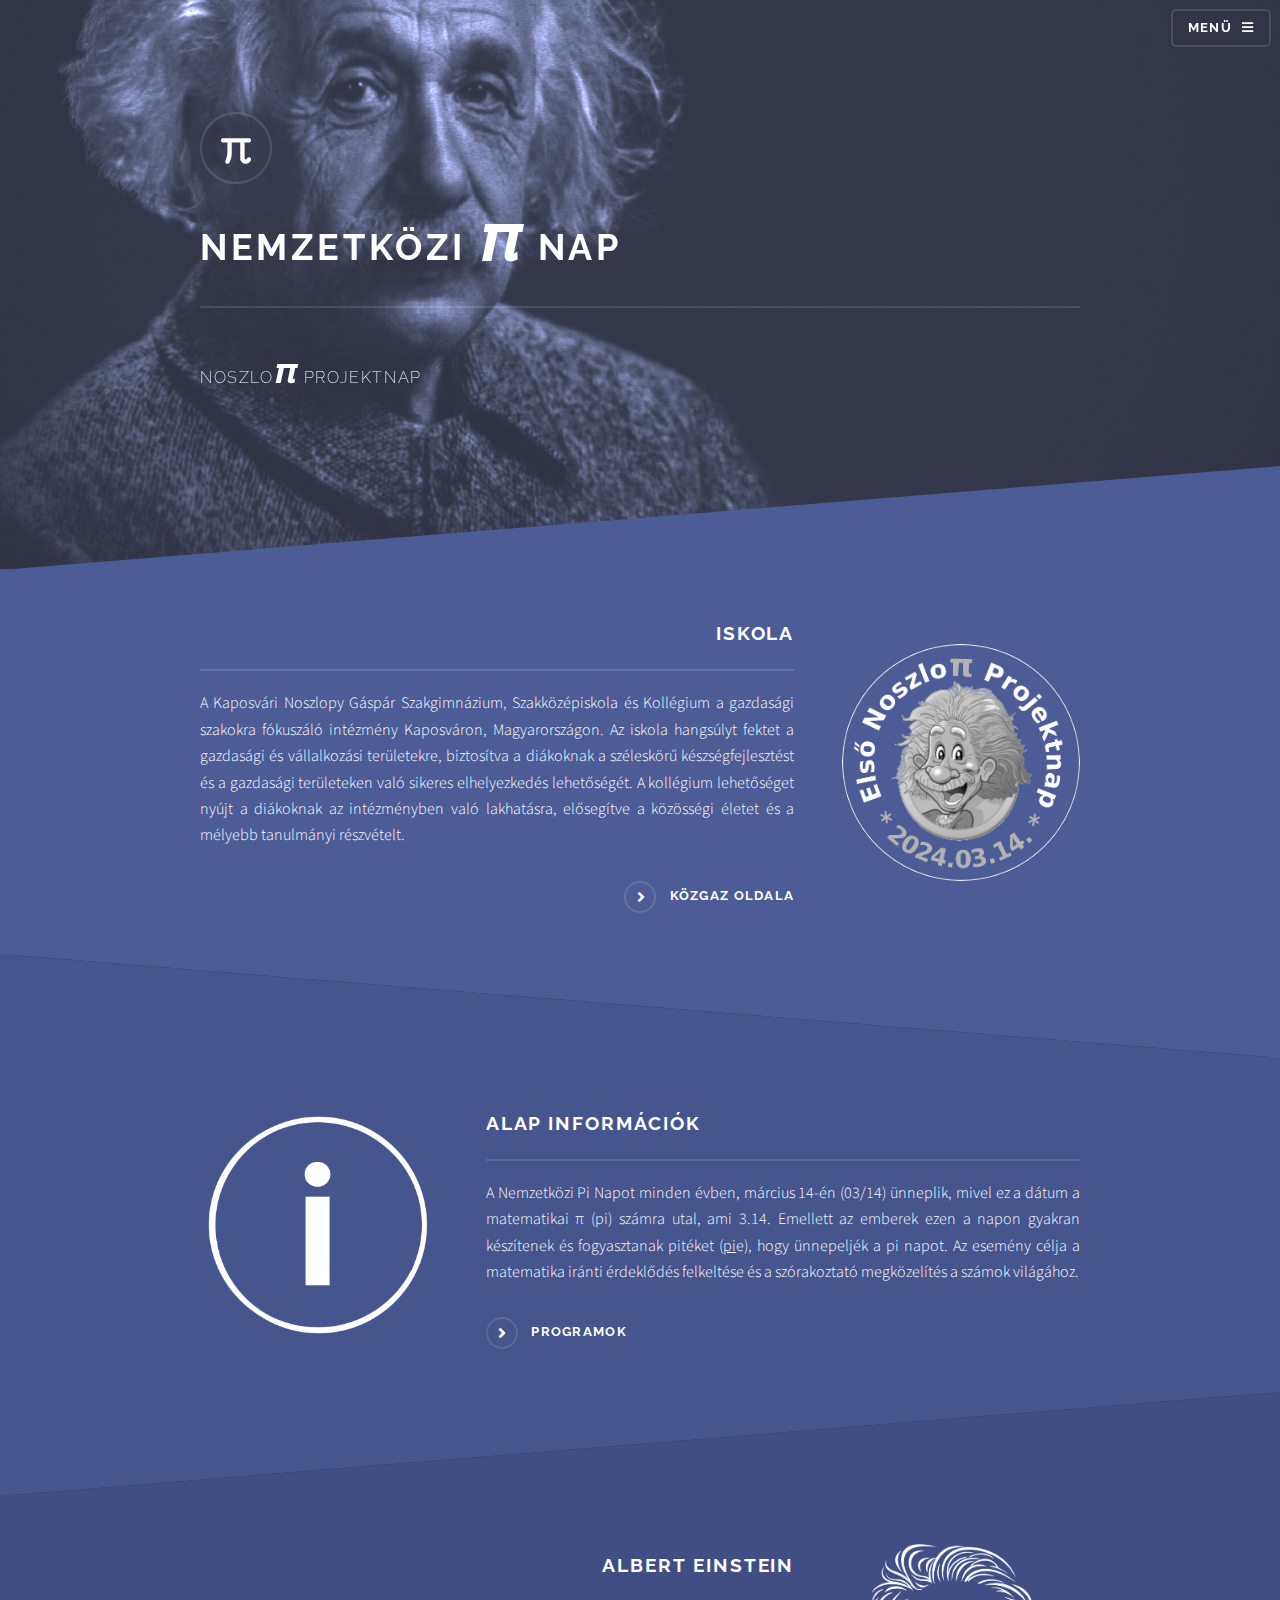
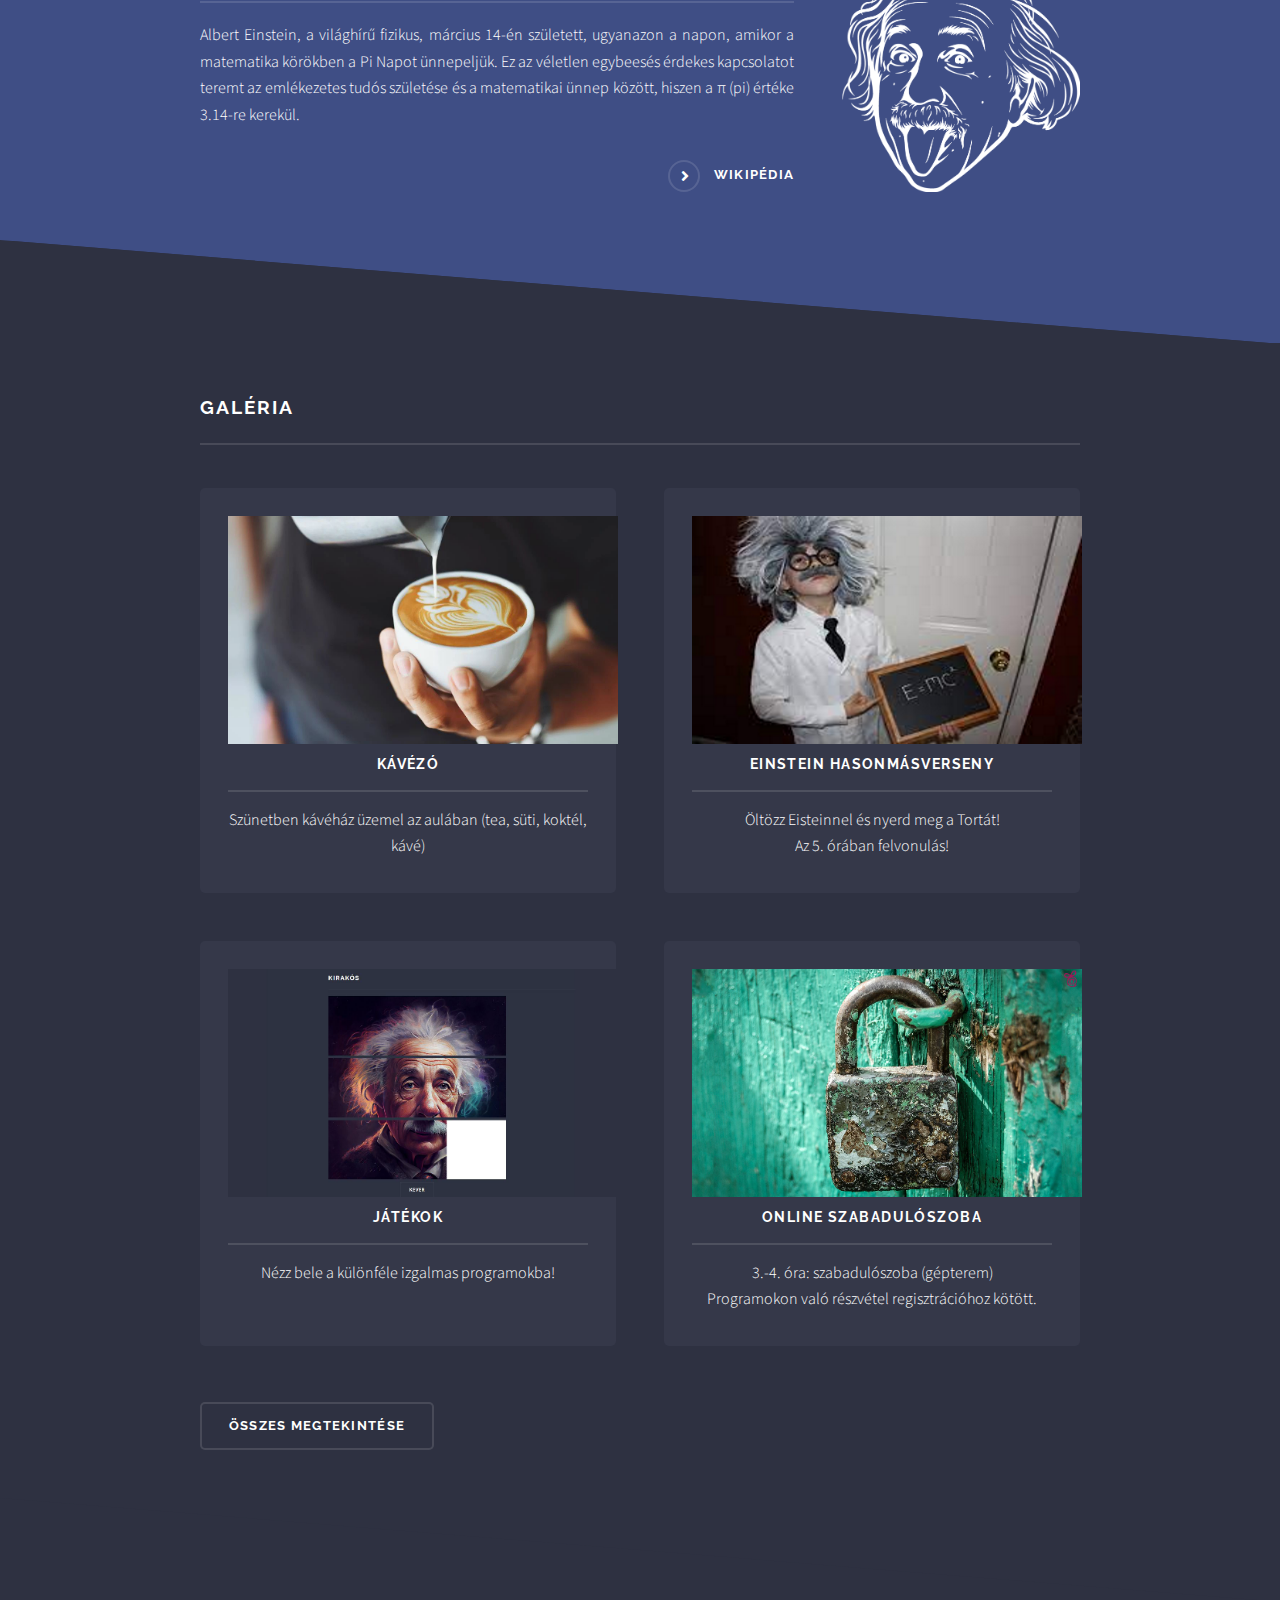
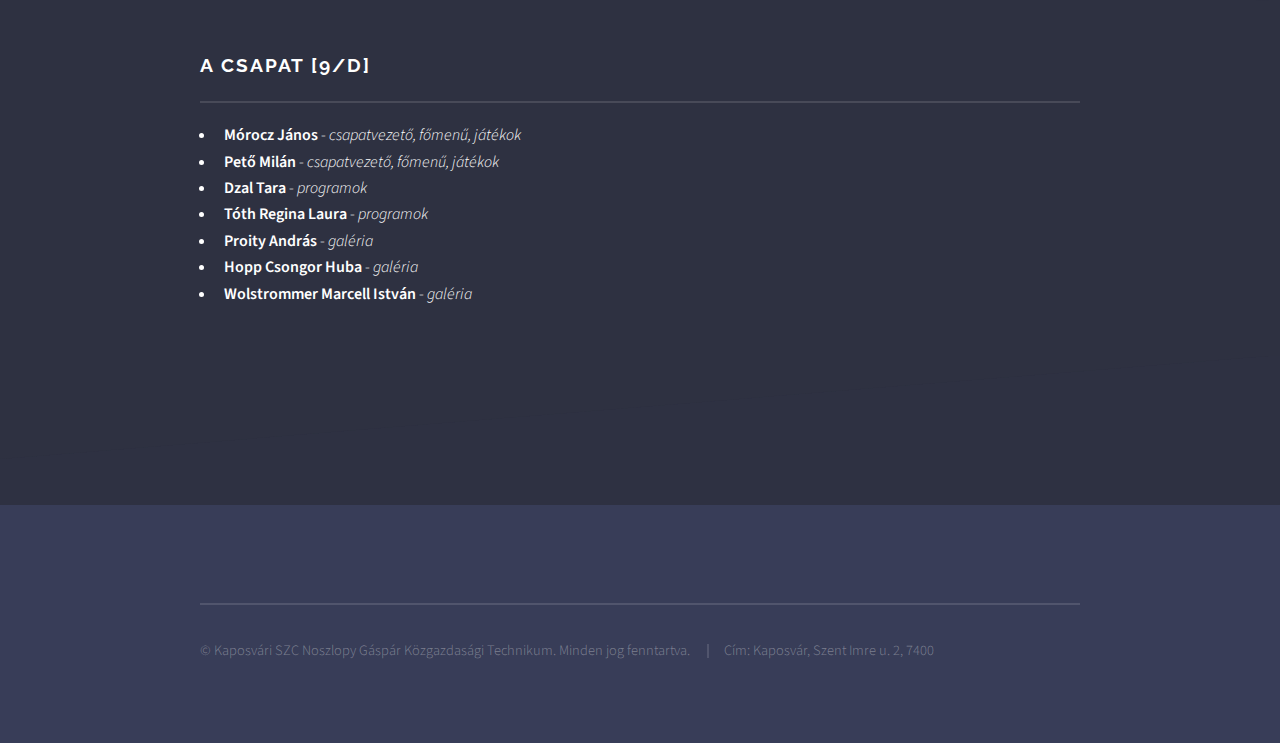
<file: index.html>
<!DOCTYPE html>
<!--
	Solid State by HTML5 UP
	html5up.net | @ajlkn
	Free for personal and commercial use under the CCA 3.0 license (html5up.net/license)
-->
<html>
  <head>
    <title>Noszlo𝝅 </title>
    <meta charset="utf-8" />
    <meta
      name="viewport"
      content="width=device-width, initial-scale=1, user-scalable=no"
    />
    <link rel="stylesheet" href="assets/css/bootstrap.css" />
    <link rel="stylesheet" href="assets/css/main.css" />
    <noscript
      ><link rel="stylesheet" href="assets/css/noscript.css"
    /></noscript>
  </head>
  <body class="is-preload">
    <!-- Page Wrapper -->
    <div id="page-wrapper">
      <!-- Header -->
      <header id="header" class="alt">
        <h1><a href="index.html"><span style="font-size: 35px;">𝝅</span> Projektnap</a></h1>
        <nav>
          <a href="#menu">Menü</a>
        </nav>
      </header>

      <!-- Menu -->
      <nav id="menu">
        <div class="inner">
          <h2>Menü</h2>
          <ul class="links">
            <li><a href="index.html">Főoldal</a></li>
            <li><a href="programok.html">Programok</a></li>
            <li><a href="galeria.html">Galéria</a></li>
            <li><a href="jatekok.html">Játékok</a></li>
          </ul>
          <a href="#" class="close">Close</a>
        </div>
      </nav>

      <!-- Banner -->
      <section id="banner">
        <div class="inner">
          <div class="logo d-md-inline d-none">
            <span class="icon">
              <img
                src="assets/svgs/solid/pi.svg"
                alt=""
                style="width: 30px; margin-top: 20px; height: auto"
              />
            </span>
          </div>
          <div class="logo d-md-none d-inline">
            <span class="icon">
              <img
                src="assets/svgs/solid/pi.svg"
                alt=""
                style="width: 20px; margin-top: 14px; height: auto"
              />
            </span>
          </div>
          <h2>NEMZETKÖZI <span style="font-size: 65px;">𝝅</span> NAP</h2>
          <p>Noszlo<span style="font-size: 35px;">𝝅</span> Projektnap</p>
        </div>
      </section>

      <!-- Wrapper -->
      <section id="wrapper">
        <!-- One -->
        <section id="one" class="wrapper spotlight style1">
          <div class="inner">
            <a href="#" class="image"
              ><img src="logos/albertwhitetint.png" alt="Noszlopy Logo" style="border-radius: 0;"
            /></a>
            <div class="content">
              <h2 class="major">ISKOLA</h2>
              <p style="text-align: justify;">
                A Kaposvári Noszlopy Gáspár Szakgimnázium, Szakközépiskola és
                Kollégium a gazdasági szakokra fókuszáló intézmény Kaposváron,
                Magyarországon. Az iskola hangsúlyt fektet a gazdasági és
                vállalkozási területekre, biztosítva a diákoknak a széleskörű
                készségfejlesztést és a gazdasági területeken való sikeres
                elhelyezkedés lehetőségét. A kollégium lehetőséget nyújt a
                diákoknak az intézményben való lakhatásra, elősegítve a
                közösségi életet és a mélyebb tanulmányi részvételt.
              </p>
              <a href="http://www.ngkszki.hu" class="special" target="_blank">KÖZGAZ OLDALA</a>
            </div>
          </div>
        </section>

        <!-- Two -->
        <section id="two" class="wrapper alt spotlight style2">
          <div class="inner">
            <a href="#" class="image"><img src="logos/infowhite.png" alt="" /></a>
            <div class="content">
              <h2 class="major">Alap Információk</h2>
              <p style="text-align: justify;">
                A Nemzetközi Pi Napot minden évben, március 14-én (03/14)
                ünneplik, mivel ez a dátum a matematikai π (pi) számra utal, ami
                3.14. Emellett az emberek ezen a napon gyakran készítenek és
                fogyasztanak pitéket (<u>pi</u>e), hogy ünnepeljék a pi napot.
                Az esemény célja a matematika iránti érdeklődés felkeltése és a
                szórakoztató megközelítés a számok világához.
              </p>
              <a href="programok.html" class="special">PROGRAMOK</a>
            </div>
          </div>
        </section>

        <!-- Three -->
        <section id="three" class="wrapper spotlight style3">
          <div class="inner">
          <img src="logos/albertwhiteversion2.png" alt="" style="border-radius: 0px;" class="image"/>
            <div class="content">
              <h2 class="major">Albert Einstein</h2>
              <p style="text-align: justify;">
                Albert Einstein, a világhírű fizikus, március 14-én született,
                ugyanazon a napon, amikor a matematika körökben a Pi Napot
                ünnepeljük. Ez az véletlen egybeesés érdekes kapcsolatot teremt
                az emlékezetes tudós születése és a matematikai ünnep között,
                hiszen a π (pi) értéke 3.14-re kerekül.
              </p>
              <a
                href="https://hu.wikipedia.org/wiki/Albert_Einstein"
                class="special"
                target="_blank"
                >WIKIPÉDIA</a>
            </div>
          </div>
        </section>
        <!-- MILÁN RÉSZE ˇˇˇˇ -->
        <!-- Four -->
        <section id="four" class="wrapper alt style1">
          <div class="inner">
            <h2 class="major">Galéria</h2>
            <section class="features">
              <article style="text-align: center;">
               <img src="images/coffee.png" alt="" class="d-none d-xl-inline" style="width: 390px;"
                />
                <img src="images/coffee.png" alt="" class="d-xl-none d-lg-inline d-none" style="width: 350px;"
                />
                <img src="images/coffee.png" alt="" class="d-lg-none d-inline" style="width: 200px;"
                />
              </a>
                <h3 class="major">Kávézó</h3>
                <p>
                  Szünetben kávéház üzemel az aulában (tea, süti, koktél, kávé)
                </p>
              </article>
              <article style="text-align: center;">
                <img src="einsteinh.png" alt="" class="d-none d-xl-inline" style="width: 390px;"
                />
                <img src="einsteinh.png" alt="" class="d-xl-none d-lg-inline d-none" style="width: 350px;"
                />
                <img src="einsteinh.png" alt="" class="d-lg-none d-inline" style="width: 200px;"
                /></a>
                <h3 class="major">Einstein hasonmásverseny</h3>
                <p>
                  Öltözz Eisteinnel és nyerd meg a Tortát!<br>
                  Az 5. órában felvonulás!
                </p>
              </article>
              <article style="text-align: center;">
               <img src="images/jatek.png" alt="" class="d-none d-xl-inline" style="width: 390px;"
                />
                <img src="images/jatek.png" alt="" class="d-xl-none d-lg-inline d-none" style="width: 350px;"
                />
                <img src="images/jatek.png" alt="" class="d-lg-none d-inline" style="width: 200px;"
                /></a>
                <h3 class="major">Játékok</h3>
                <p>
                  Nézz bele a különféle izgalmas programokba! 
                </p>
              </article>
              <article style="text-align: center;">
                <img src="images/szabaduloszoba.png" alt="" class="d-none d-xl-inline" style="width: 390px;"
                />
                <img src="images/szabaduloszoba.png" alt="" class="d-xl-none d-lg-inline d-none" style="width: 350px;"
                />
                <img src="images/szabaduloszoba.png" alt="" class="d-lg-none d-inline" style="width: 200px;"
                /></a>
                <h3 class="major">Online Szabadulószoba</h3>
                <p>
                  3.-4. óra: szabadulószoba (gépterem)<br>
                  Programokon való részvétel regisztrációhoz kötött.
                </p>
              </article>
            </section>
            <ul class="actions">
              <li><a href="galeria.html" class="button">Összes Megtekintése</a></li>
            </ul>
          </div>
          <section id="four" class="wrapper alt style1">
            <div class="inner">
              <h2 class="major">A Csapat [9/D]</h2>
              <ul>
                <li><b>Mórocz János</b> - <i>csapatvezető, főmenű, játékok</i></li>
                <li><b>Pető Milán</b> - <i>csapatvezető, főmenű, játékok</i></li>
                <li><b>Dzal Tara</b> - <i>programok</i></li>
                <li><b>Tóth Regina Laura</b> - <i>programok</i></li>
                <li><b>Proity András</b> - <i>galéria</i></li>
                <li><b>Hopp Csongor Huba</b> - <i>galéria</i></li>
                <li><b>Wolstrommer Marcell István</b> - <i>galéria</i></li>
              </ul>
            </div>


          <img
            src="images/fomenu/footerbg.jpg"
            alt=""
            style="position: absolute; width: 100%"
            height="150px"
          />
        </section>
      </section>
      <section id="footer">
      <!-- Footer -->
      <section
        id="footer"
        style="
          background-image: url(images/fomenu/footerbg.jpg);
          background-position: center;
          background-size: contain;
        "
      >
        <div class="inner">
          <ul class="copyright">
            <li>&copy; Kaposvári SZC Noszlopy Gáspár Közgazdasági Technikum. Minden jog fenntartva.</li>
            <li>Cím: Kaposvár, Szent Imre u.  2, 7400</li>
          </ul>
        </div>
      </section>
    </div>
    <!-- Footer -->

    <!-- Scripts -->
    <script src="assets/js/jquery.min.js"></script>
    <script src="assets/js/jquery.scrollex.min.js"></script>
    <script src="assets/js/browser.min.js"></script>
    <script src="assets/js/breakpoints.min.js"></script>
    <script src="assets/js/util.js"></script>
    <script src="assets/js/main.js"></script>
  </body>
</html>
</file>
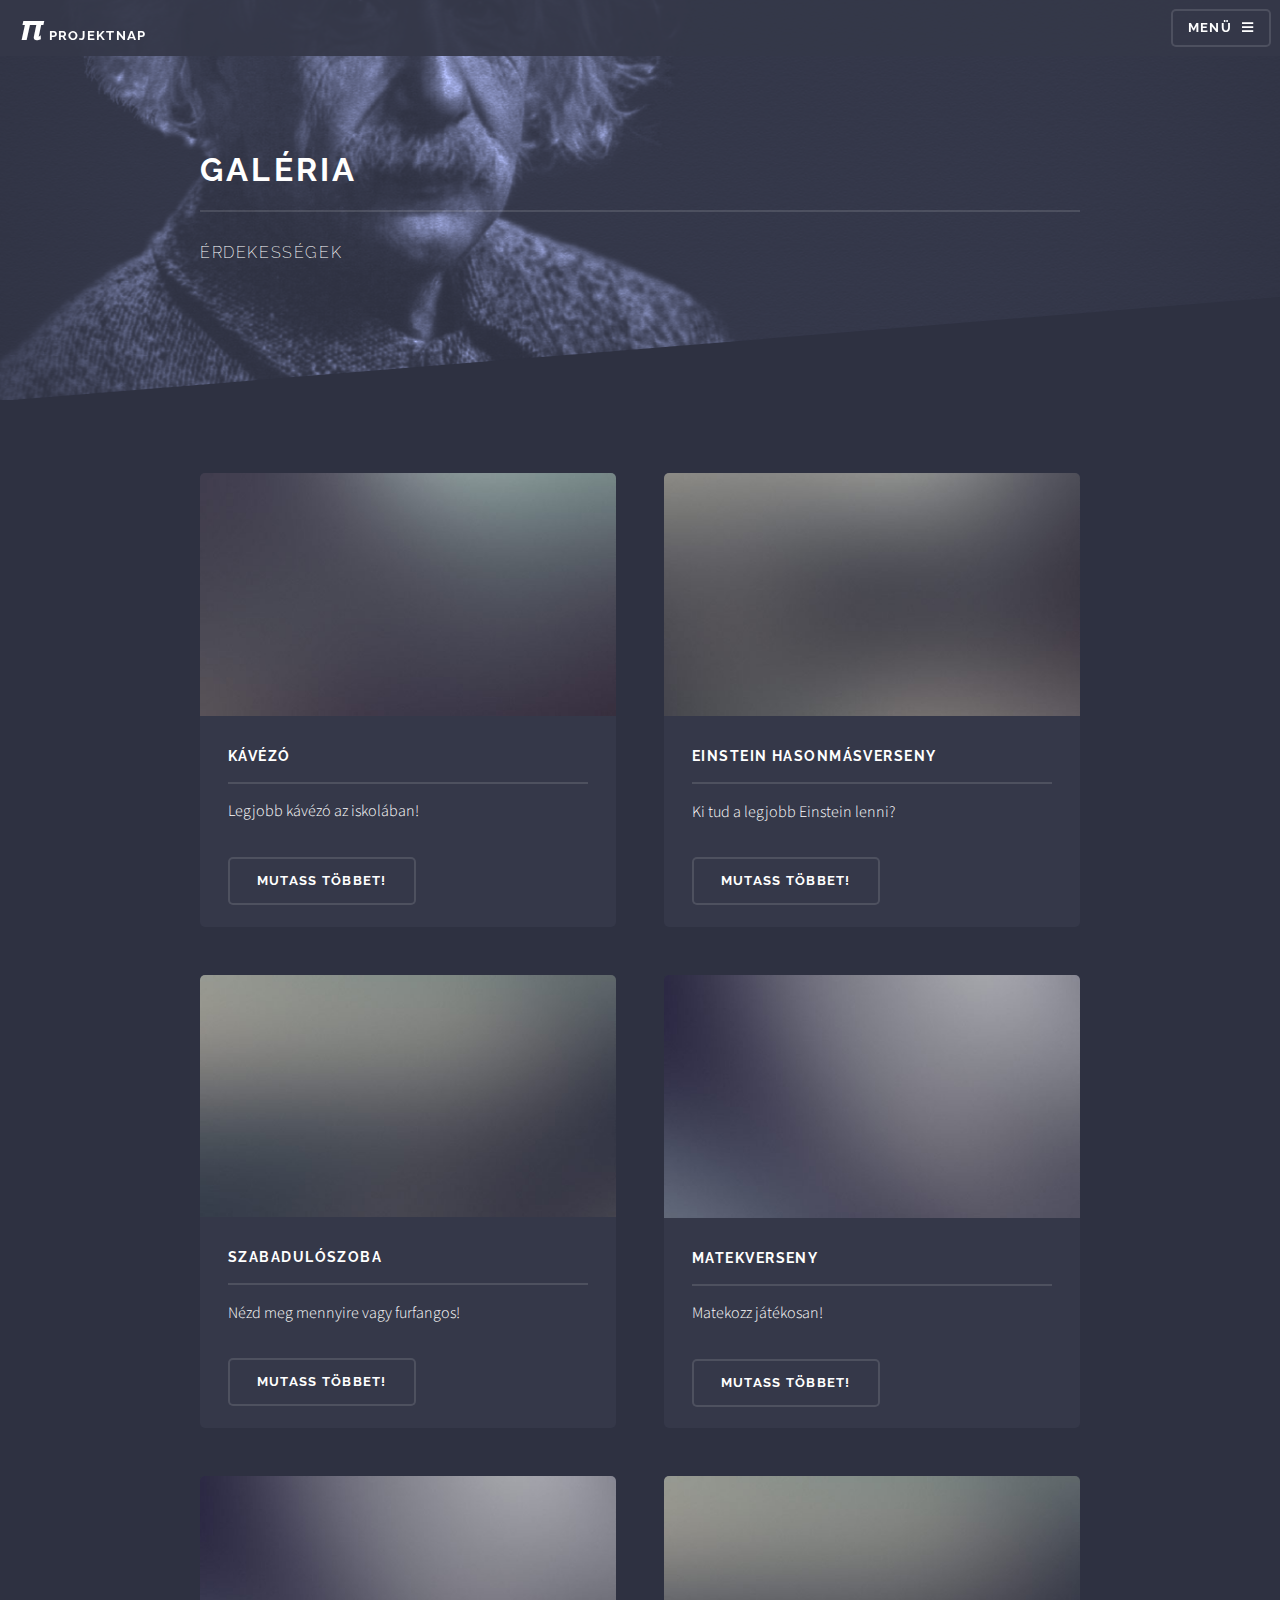
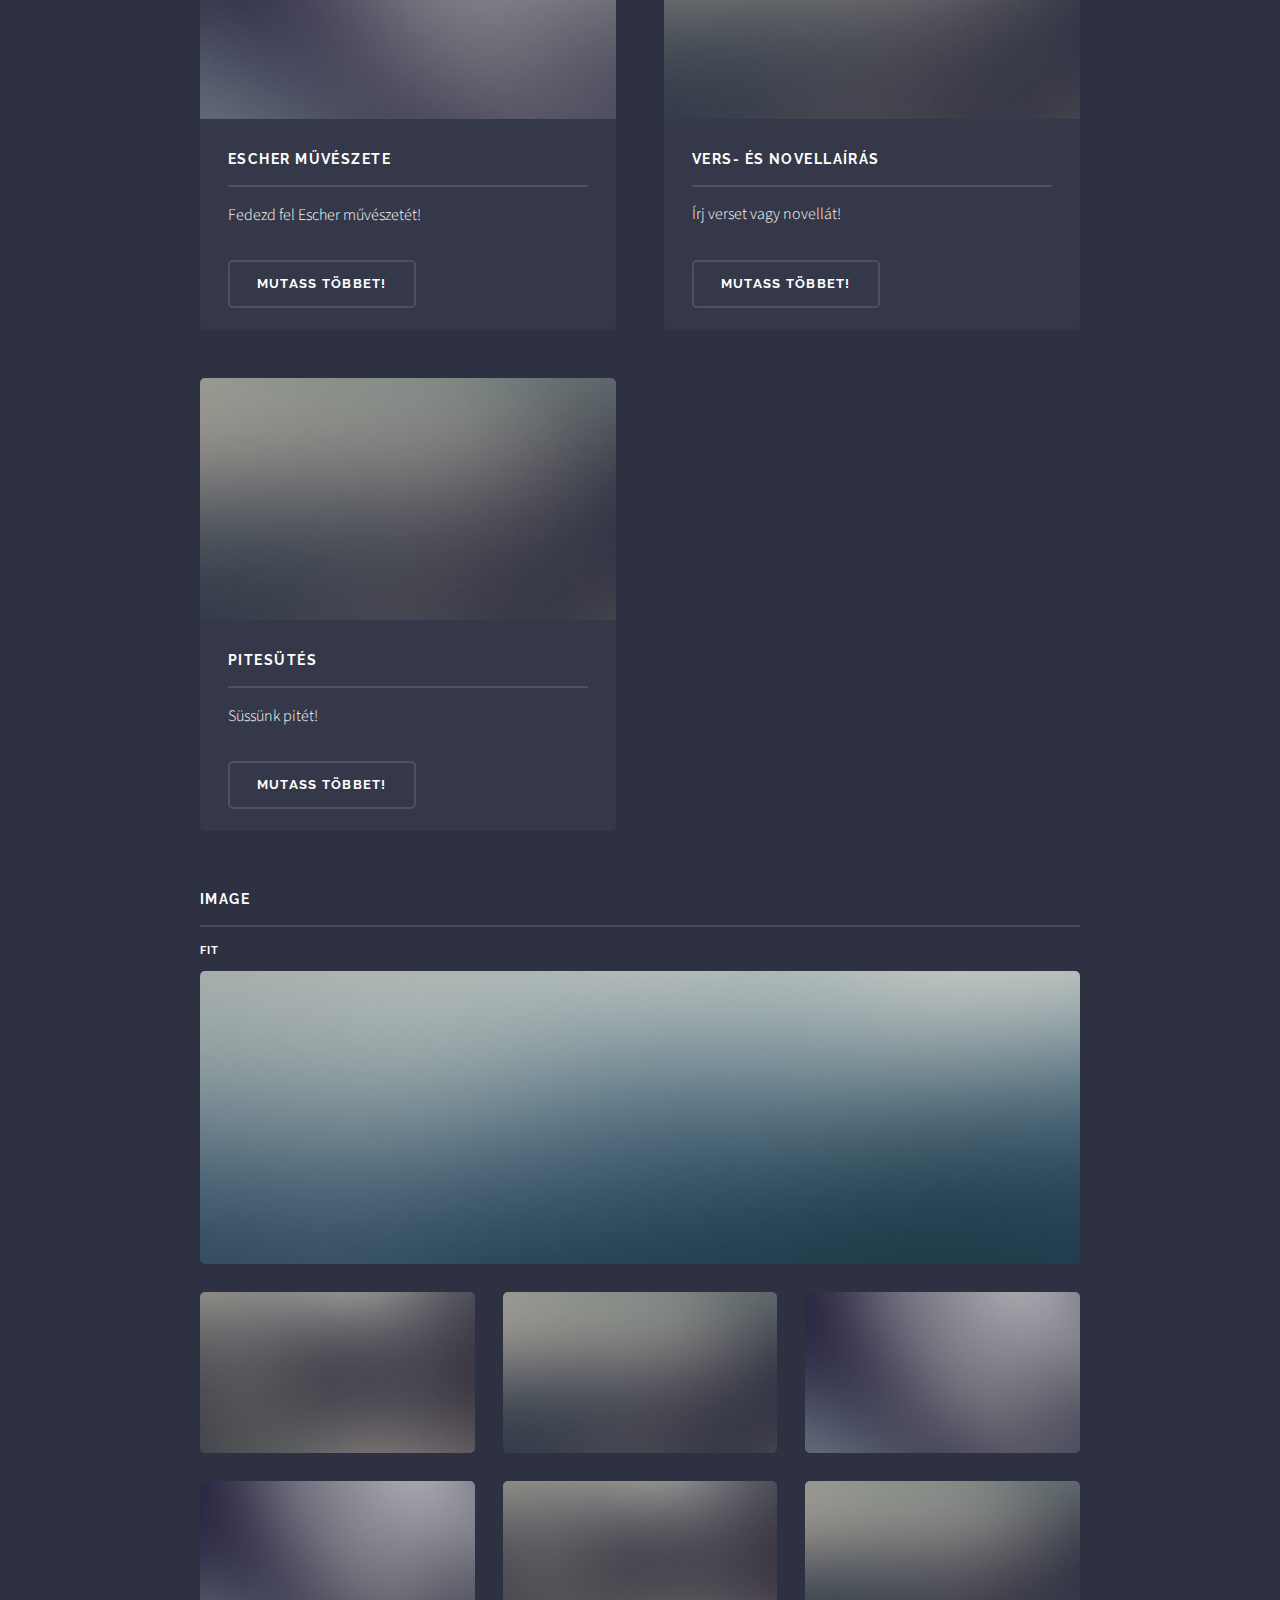
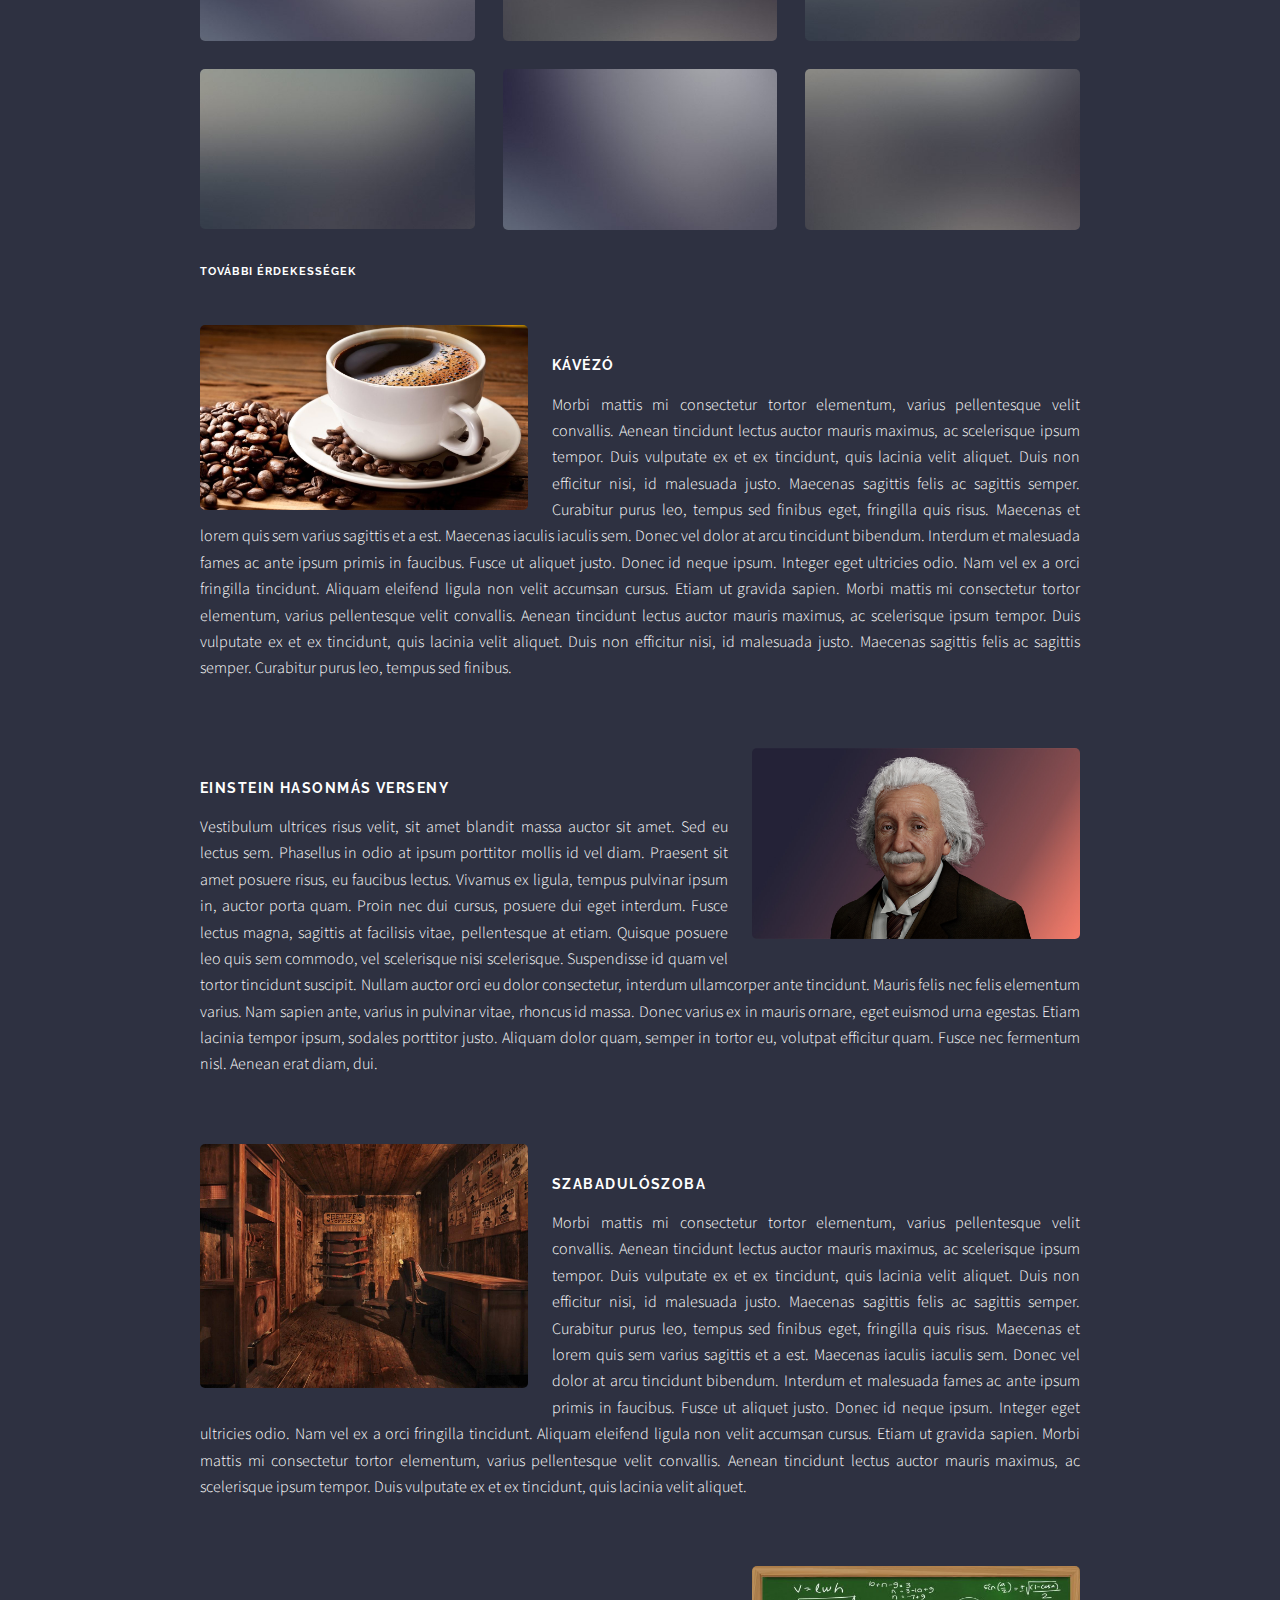
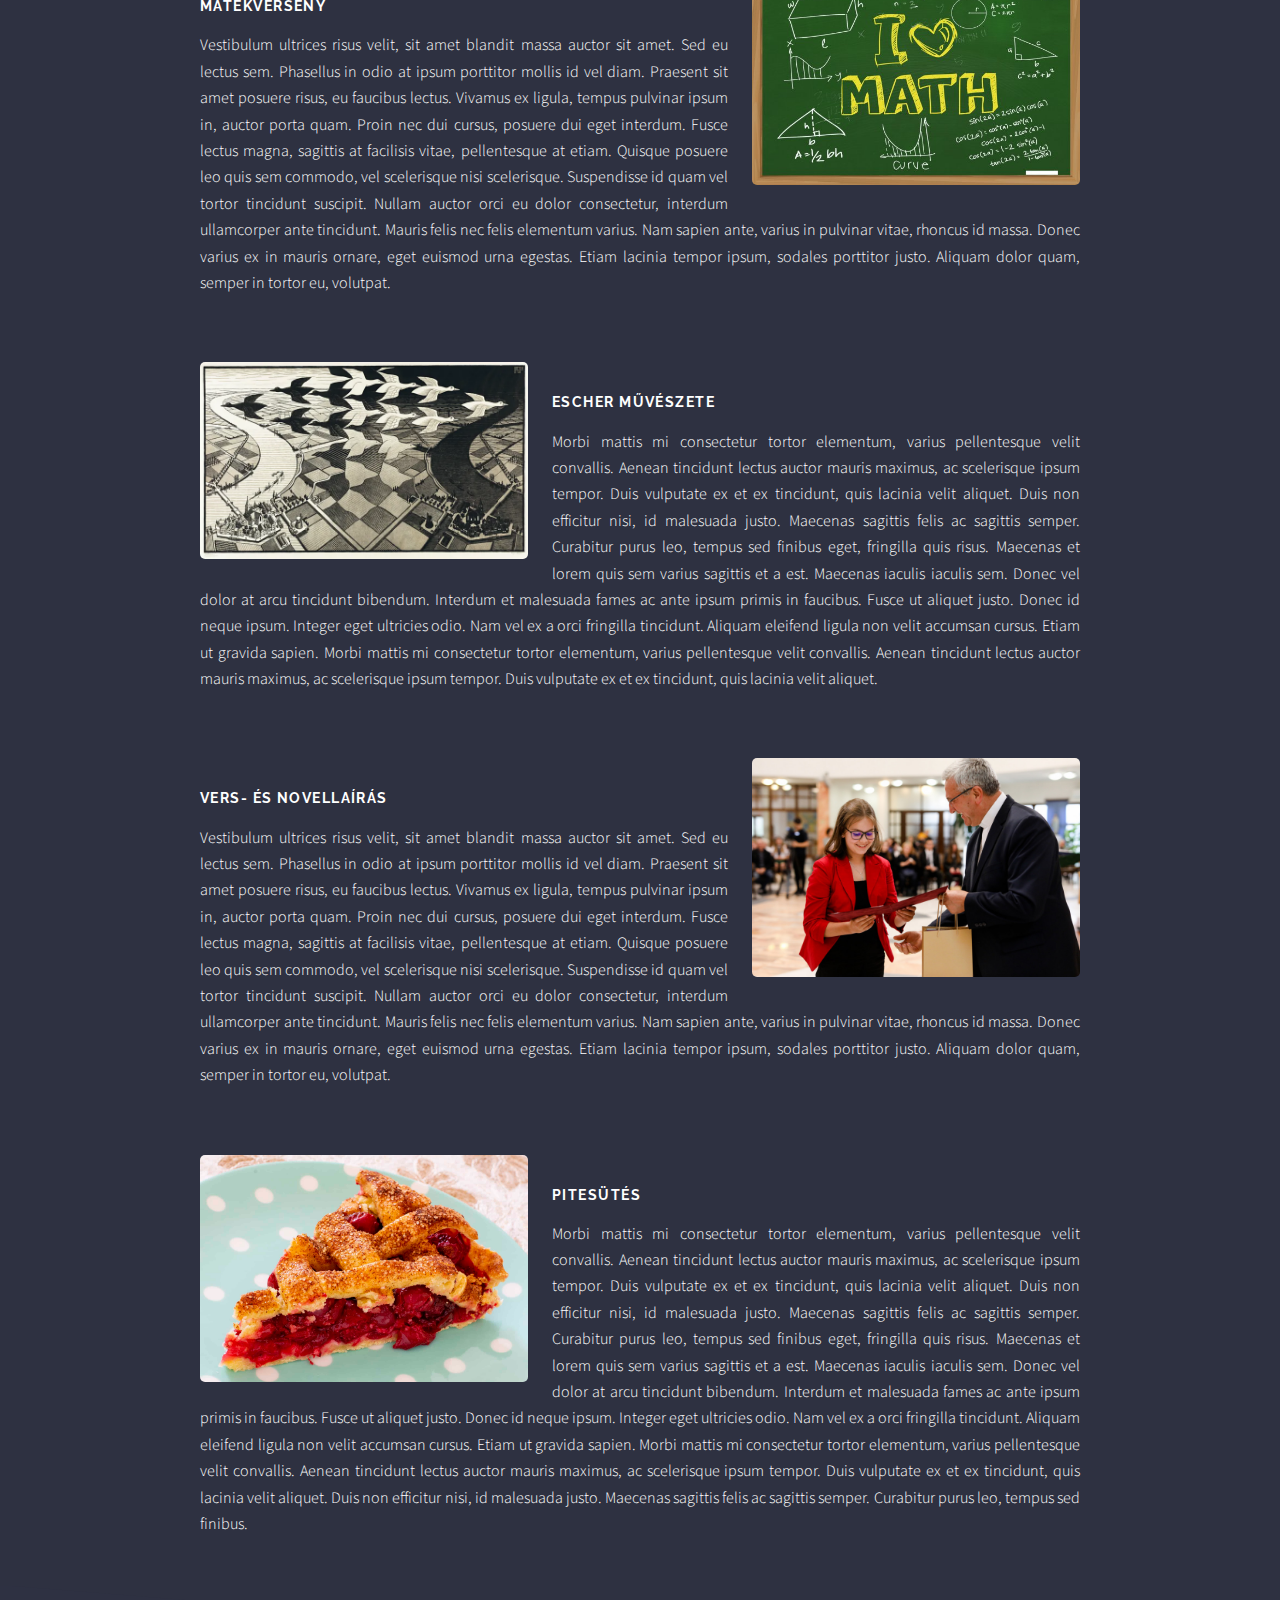
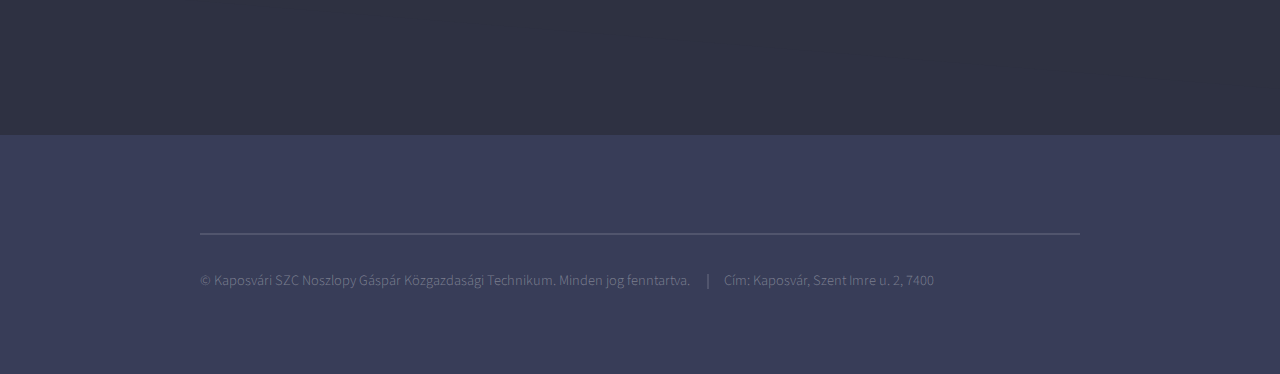
<file: galeria.html>
<!DOCTYPE html>
<!--
	Solid State by HTML5 UP
	html5up.net | @ajlkn
	Free for personal and commercial use under the CCA 3.0 license (html5up.net/license)
-->
<html style="scroll-behavior: smooth;">
  <head>
    <title>Noszlo𝝅 - Galéria</title>
    <meta charset="utf-8" />
    <meta
      name="viewport"
      content="width=device-width, initial-scale=1, user-scalable=no"
    />
    <link rel="stylesheet" href="assets/css/main.css" />
    <noscript
      ><link rel="stylesheet" href="assets/css/noscript.css"
    /></noscript>

  </head>
  <body class="is-preload">
    <!-- Page Wrapper -->
    <div id="page-wrapper">
      <!-- Header -->
      <header id="header">
        <h1><a href="index.html"><span style="font-size: 35px;">𝝅</span> Projektnap</a></h1>
        <nav>
          <a href="#menu">Menü</a>
        </nav>
      </header>

      <!-- Menu -->
      <nav id="menu">
        <div class="inner">
          <h2>Menü</h2>
          <ul class="links">
            <li><a href="index.html">Főoldal</a></li>
            <li><a href="programok.html">Programok</a></li>
            <li><a href="galeria.html">Galéria</a></li>
            <li><a href="jatekok.html">Játékok</a></li>
          </ul>
          <a href="#" class="close">Bezárás</a>
        </div>
      </nav>

      <!-- Learn More Menu -->
      <nav
        id="learn-menu"
        style="z-index: 100; position: fixed; visibility: hidden"
      >
        <div class="inner">
          <h2 id="learnmoretitle">Kávézó</h2>
          <ul>
            <li id="learnmoredescription">
              A kávézók jók, főleg a frei cafe. nyam nyam nyam
            </li>
          </ul>
          <button
            id="closelearnmenubtn"
            class="btn"
            onclick="closelearnmenu()"
            ;
          >
            Vissza
          </button>
        </div>
      </nav>

      <!-- Wrapper -->
      <section id="wrapper">
        <header>
          <div class="inner">
            <h2>galéria</h2>
            <!--Oldal cím ide ANDRÁS-->
            <p>Érdekességek</p>
            <!--Oldal alcím ide ANDRÁS-->
          </div>
        </header>

        <!-- Content -->
        <div class="wrapper">
          <div class="inner">
            <section class="features">
              <article>
                <a href="#" class="image"
                  ><img src="images/pic04.jpg" alt=""
                /></a>
                <h3 class="major">Kávézó</h3>
                <p>Legjobb kávézó az iskolában!</p>
                <nav>
                  
                  <a href="#kavezo" style="border-bottom: none">
                    <button
                        class="btn" style="margin-bottom: 20px;" 
                      >
                    Mutass többet!
                      </button>
                    </a> 
                </nav>
              </article>
              <article>
                <a href="#" class="image"
                  ><img src="images/pic05.jpg" alt=""
                /></a>
                <h3 class="major">Einstein hasonmásverseny</h3>
                <p>Ki tud a legjobb Einstein lenni?</p>
                <a href="#einsteinverseny" style="border-bottom: none">
                <button
                    class="btn" style="margin-bottom: 20px;" 
                  >
                Mutass többet!
                  </button>
                </a> 
              </article>
              <article>
                <a href="#" class="image"
                  ><img src="images/pic06.jpg" alt=""
                /></a>
                <h3 class="major">Szabadulószoba</h3>
                <p>
                  Nézd meg mennyire vagy furfangos!
                </p>

                <a href="#szabaduloszoba" style="border-bottom: none">
                  <button
                      class="btn" style="margin-bottom: 20px;" 
                    >
                  Mutass többet!
                    </button>
                  </a> 
              </article>
              <article>
                <a href="#" class="image"
                  ><img src="images/pic07.jpg" alt=""
                /></a>
                <h3 class="major">Matekverseny</h3>
                <p>
                  Matekozz játékosan!
                </p>

                <a href="#matekverseny" style="border-bottom: none">
                  <button
                      class="btn" style="margin-bottom: 20px;" 
                    >
                  Mutass többet!
                    </button>
                  </a> 
              </article>
              <article>
                <a href="#" class="image" 
                  ><img src="images/pic07.jpg" alt=""
                /></a>
                <h3 class="major">Escher művészete</h3>
                <p>
                  Fedezd fel Escher művészetét!
                </p>

                <a href="#eschermuveszete" style="border-bottom: none">
                  <button
                      class="btn" style="margin-bottom: 20px;" 
                    >
                  Mutass többet!
                    </button>
                  </a> 
              </article>
              <article>
                <a href="#" class="image"
                  ><img src="images/pic06.jpg" alt=""
                /></a>
                <h3 class="major">Vers- és novellaírás</h3>
                <p>
                  Írj verset vagy novellát!
                </p>

                <a href="#versesnovella" style="border-bottom: none">
                  <button
                      class="btn" style="margin-bottom: 20px;" 
                    >
                  Mutass többet!
                    </button>
                  </a> 
              </article>
              <article>
                <a href="#" class="image"
                  ><img src="images/pic06.jpg" alt=""
                /></a>
                <h3 class="major">Pitesütés</h3>
                <p>
                  Süssünk pitét!
                </p>

                <a href="#pitesutes" style="border-bottom: none">
                  <button
                      class="btn" style="margin-bottom: 20px;" 
                    >
                  Mutass többet!
                    </button>
                  </a> 
              </article>
            </section>

            <section>
              <h3 class="major">Image</h3>
              <h4>Fit</h4>
              <div class="box alt">
                <div class="row gtr-uniform">
                  <div class="col-12">
                    <span class="image fit"
                      ><img src="images/pic08.jpg" alt=""
                    /></span>
                  </div>
                  <div class="col-4">
                    <span class="image fit"
                      ><img src="images/pic05.jpg" alt=""
                    /></span>
                  </div>
                  <div class="col-4">
                    <span class="image fit"
                      ><img src="images/pic06.jpg" alt=""
                    /></span>
                  </div>
                  <div class="col-4">
                    <span class="image fit"
                      ><img src="images/pic07.jpg" alt=""
                    /></span>
                  </div>
                  <div class="col-4">
                    <span class="image fit"
                      ><img src="images/pic07.jpg" alt=""
                    /></span>
                  </div>
                  <div class="col-4">
                    <span class="image fit"
                      ><img src="images/pic05.jpg" alt=""
                    /></span>
                  </div>
                  <div class="col-4">
                    <span class="image fit"
                      ><img src="images/pic06.jpg" alt=""
                    /></span>
                  </div>
                  <div class="col-4">
                    <span class="image fit"
                      ><img src="images/pic06.jpg" alt=""
                    /></span>
                  </div>
                  <div class="col-4">
                    <span class="image fit"
                      ><img src="images/pic07.jpg" alt=""
                    /></span>
                  </div>
                  <div class="col-4">
                    <span class="image fit"
                      ><img src="images/pic05.jpg" alt=""
                    /></span>
                  </div>
                </div>
              </div>
              <h4 id="kavezo" >További Érdekességek</h4>
              <p style="padding-top: 30px;">
                <span class="image left"
                  ><img src="https___cdn.cnn.com_cnnnext_dam_assets_150929101049-black-coffee-stock.jpg" alt="" /></span
                ><h3>Kávézó</h3>
                <p style="text-align: justify;">  
                Morbi mattis mi consectetur tortor elementum, varius 
                pellentesque velit convallis. Aenean tincidunt lectus auctor
                mauris maximus, ac scelerisque ipsum tempor. Duis vulputate ex
                et ex tincidunt, quis lacinia velit aliquet. Duis non efficitur
                nisi, id malesuada justo. Maecenas sagittis felis ac sagittis
                semper. Curabitur purus leo, tempus sed finibus eget, fringilla
                quis risus. Maecenas et lorem quis sem varius sagittis et a est.
                Maecenas iaculis iaculis sem. Donec vel dolor at arcu tincidunt
                bibendum. Interdum et malesuada fames ac ante ipsum primis in
                faucibus. Fusce ut aliquet justo. Donec id neque ipsum. Integer
                eget ultricies odio. Nam vel ex a orci fringilla tincidunt.
                Aliquam eleifend ligula non velit accumsan cursus. Etiam ut
                gravida sapien. Morbi mattis mi consectetur tortor elementum,
                varius pellentesque velit convallis. Aenean tincidunt lectus
                auctor mauris maximus, ac scelerisque ipsum tempor. Duis
                vulputate ex et ex tincidunt, quis lacinia velit aliquet. Duis
                non efficitur nisi, id malesuada justo. Maecenas sagittis felis
                ac sagittis semper. Curabitur purus leo, tempus sed finibus.
              </p>
              </p>
              <p id="einsteinverseny" style="padding-top: 30px;">
                <span class="image right"
                  ><img src="einsti.jpg" alt="" /></span
                ><h3>Einstein hasonmás verseny</h3> 
                <p style="text-align: justify;">
                Vestibulum ultrices risus velit, sit amet blandit massa auctor
                sit amet. Sed eu lectus sem. Phasellus in odio at ipsum
                porttitor mollis id vel diam. Praesent sit amet posuere risus,
                eu faucibus lectus. Vivamus ex ligula, tempus pulvinar ipsum in,
                auctor porta quam. Proin nec dui cursus, posuere dui eget
                interdum. Fusce lectus magna, sagittis at facilisis vitae,
                pellentesque at etiam. Quisque posuere leo quis sem commodo, vel
                scelerisque nisi scelerisque. Suspendisse id quam vel tortor
                tincidunt suscipit. Nullam auctor orci eu dolor consectetur,
                interdum ullamcorper ante tincidunt. Mauris felis nec felis
                elementum varius. Nam sapien ante, varius in pulvinar vitae,
                rhoncus id massa. Donec varius ex in mauris ornare, eget euismod
                urna egestas. Etiam lacinia tempor ipsum, sodales porttitor
                justo. Aliquam dolor quam, semper in tortor eu, volutpat
                efficitur quam. Fusce nec fermentum nisl. Aenean erat diam,
               dui.
               </p>
              </p>
              <p id="szabaduloszoba" style="padding-top: 30px;">
                <span class="image left"
                  ><img src="neverland-escape-room-szabaduloszoba-budapest-western1.jpg" alt="" /></span
                ><h3>Szabadulószoba</h3>
                <p style="text-align: justify;">
                Morbi mattis mi consectetur tortor elementum, varius
                pellentesque velit convallis. Aenean tincidunt lectus auctor
                mauris maximus, ac scelerisque ipsum tempor. Duis vulputate ex
                et ex tincidunt, quis lacinia velit aliquet. Duis non efficitur
                nisi, id malesuada justo. Maecenas sagittis felis ac sagittis
                semper. Curabitur purus leo, tempus sed finibus eget, fringilla
                quis risus. Maecenas et lorem quis sem varius sagittis et a est.
                Maecenas iaculis iaculis sem. Donec vel dolor at arcu tincidunt
                bibendum. Interdum et malesuada fames ac ante ipsum primis in
                faucibus. Fusce ut aliquet justo. Donec id neque ipsum. Integer
                eget ultricies odio. Nam vel ex a orci fringilla tincidunt.
                Aliquam eleifend ligula non velit accumsan cursus. Etiam ut
                gravida sapien. Morbi mattis mi consectetur tortor elementum,
                varius pellentesque velit convallis. Aenean tincidunt lectus
                auctor mauris maximus, ac scelerisque ipsum tempor. Duis
                vulputate ex et ex tincidunt, quis lacinia velit aliquet.
              </p>
              </p>
              <p id="matekverseny" style="padding-top: 30px;">
                <span class="image right"
                  ><img src="matekverseny.jpg" alt="" /></span
                ><h3>Matekverseny</h3>
                <p style="text-align: justify;">
                Vestibulum ultrices risus velit, sit amet blandit massa auctor
                sit amet. Sed eu lectus sem. Phasellus in odio at ipsum
                porttitor mollis id vel diam. Praesent sit amet posuere risus,
                eu faucibus lectus. Vivamus ex ligula, tempus pulvinar ipsum in,
                auctor porta quam. Proin nec dui cursus, posuere dui eget
                interdum. Fusce lectus magna, sagittis at facilisis vitae,
                pellentesque at etiam. Quisque posuere leo quis sem commodo, vel
                scelerisque nisi scelerisque. Suspendisse id quam vel tortor
                tincidunt suscipit. Nullam auctor orci eu dolor consectetur,
                interdum ullamcorper ante tincidunt. Mauris felis nec felis
                elementum varius. Nam sapien ante, varius in pulvinar vitae,
                rhoncus id massa. Donec varius ex in mauris ornare, eget euismod
                urna egestas. Etiam lacinia tempor ipsum, sodales porttitor
                justo. Aliquam dolor quam, semper in tortor eu, volutpat.
                
              </p>
              <p id="eschermuveszete" style="padding-top: 30px;">
              <span class="image left"
                  ><img src="THE-AMAZING-WORLD-OF-M.-C-009.webp" alt="" /></span
                ><h3>Escher művészete</h3>
                <p style="text-align: justify;">
                Morbi mattis mi consectetur tortor elementum, varius
                pellentesque velit convallis. Aenean tincidunt lectus auctor
                mauris maximus, ac scelerisque ipsum tempor. Duis vulputate ex
                et ex tincidunt, quis lacinia velit aliquet. Duis non efficitur
                nisi, id malesuada justo. Maecenas sagittis felis ac sagittis
                semper. Curabitur purus leo, tempus sed finibus eget, fringilla
                quis risus. Maecenas et lorem quis sem varius sagittis et a est.
                Maecenas iaculis iaculis sem. Donec vel dolor at arcu tincidunt
                bibendum. Interdum et malesuada fames ac ante ipsum primis in
                faucibus. Fusce ut aliquet justo. Donec id neque ipsum. Integer
                eget ultricies odio. Nam vel ex a orci fringilla tincidunt.
                Aliquam eleifend ligula non velit accumsan cursus. Etiam ut
                gravida sapien. Morbi mattis mi consectetur tortor elementum,
                varius pellentesque velit convallis. Aenean tincidunt lectus
                auctor mauris maximus, ac scelerisque ipsum tempor. Duis
                vulputate ex et ex tincidunt, quis lacinia velit aliquet.
                
              </p>
              <p id="versesnovella" style="padding-top: 30px;">
                <span class="image right"
                  ><img src="img1.jpeg" alt="" /></span
                ><h3>Vers- és novellaírás</h3>
                <p style="text-align: justify;">
                Vestibulum ultrices risus velit, sit amet blandit massa auctor
                sit amet. Sed eu lectus sem. Phasellus in odio at ipsum
                porttitor mollis id vel diam. Praesent sit amet posuere risus,
                eu faucibus lectus. Vivamus ex ligula, tempus pulvinar ipsum in,
                auctor porta quam. Proin nec dui cursus, posuere dui eget
                interdum. Fusce lectus magna, sagittis at facilisis vitae,
                pellentesque at etiam. Quisque posuere leo quis sem commodo, vel
                scelerisque nisi scelerisque. Suspendisse id quam vel tortor
                tincidunt suscipit. Nullam auctor orci eu dolor consectetur,
                interdum ullamcorper ante tincidunt. Mauris felis nec felis
                elementum varius. Nam sapien ante, varius in pulvinar vitae,
                rhoncus id massa. Donec varius ex in mauris ornare, eget euismod
                urna egestas. Etiam lacinia tempor ipsum, sodales porttitor
                justo. Aliquam dolor quam, semper in tortor eu, volutpat.
                
              </p>
              <p style="padding-top: 30px;" id="pitesutes">
                <span class="image left"
                  ><img src="meggyespite-12.jpg" alt="" /></span 
                ><h3>Pitesütés</h3>
                <p style="text-align: justify;">
                Morbi mattis mi consectetur tortor elementum, varius
                pellentesque velit convallis. Aenean tincidunt lectus auctor
                mauris maximus, ac scelerisque ipsum tempor. Duis vulputate ex
                et ex tincidunt, quis lacinia velit aliquet. Duis non efficitur
                nisi, id malesuada justo. Maecenas sagittis felis ac sagittis
                semper. Curabitur purus leo, tempus sed finibus eget, fringilla
                quis risus. Maecenas et lorem quis sem varius sagittis et a est.
                Maecenas iaculis iaculis sem. Donec vel dolor at arcu tincidunt
                bibendum. Interdum et malesuada fames ac ante ipsum primis in
                faucibus. Fusce ut aliquet justo. Donec id neque ipsum. Integer
                eget ultricies odio. Nam vel ex a orci fringilla tincidunt.
                Aliquam eleifend ligula non velit accumsan cursus. Etiam ut
                gravida sapien. Morbi mattis mi consectetur tortor elementum,
                varius pellentesque velit convallis. Aenean tincidunt lectus
                auctor mauris maximus, ac scelerisque ipsum tempor. Duis
                vulputate ex et ex tincidunt, quis lacinia velit aliquet. Duis
                non efficitur nisi, id malesuada justo. Maecenas sagittis felis
                ac sagittis semper. Curabitur purus leo, tempus sed finibus.
                
              </p>
            </section>
          </div>
          <img
            src="images/fomenu/footerbg.jpg"
            alt=""
            style="position: absolute; width: 100%"
            height="150px"
          />
        </div>
      </section>

      <!-- Footer -->
      <section
        id="footer"
        style="
          background-image: url(images/fomenu/footerbg.jpg);
          background-position: center;
          background-size: contain;
        "
      >
        <div class="inner">
          <ul class="copyright">
            <li>
              &copy; Kaposvári SZC Noszlopy Gáspár Közgazdasági Technikum.
              Minden jog fenntartva.
            </li>
            <li>Cím: Kaposvár, Szent Imre u. 2, 7400</li>
          </ul>
        </div>
      </section>
    </div>

    <!-- Scripts -->
    <script src="assets/js/jquery.min.js"></script>
    <script src="assets/js/jquery.scrollex.min.js"></script>
    <script src="assets/js/browser.min.js"></script>
    <script src="assets/js/breakpoints.min.js"></script>
    <script src="assets/js/util.js"></script>
    <script src="assets/js/main.js"></script>
  </body>
</html>
</file>
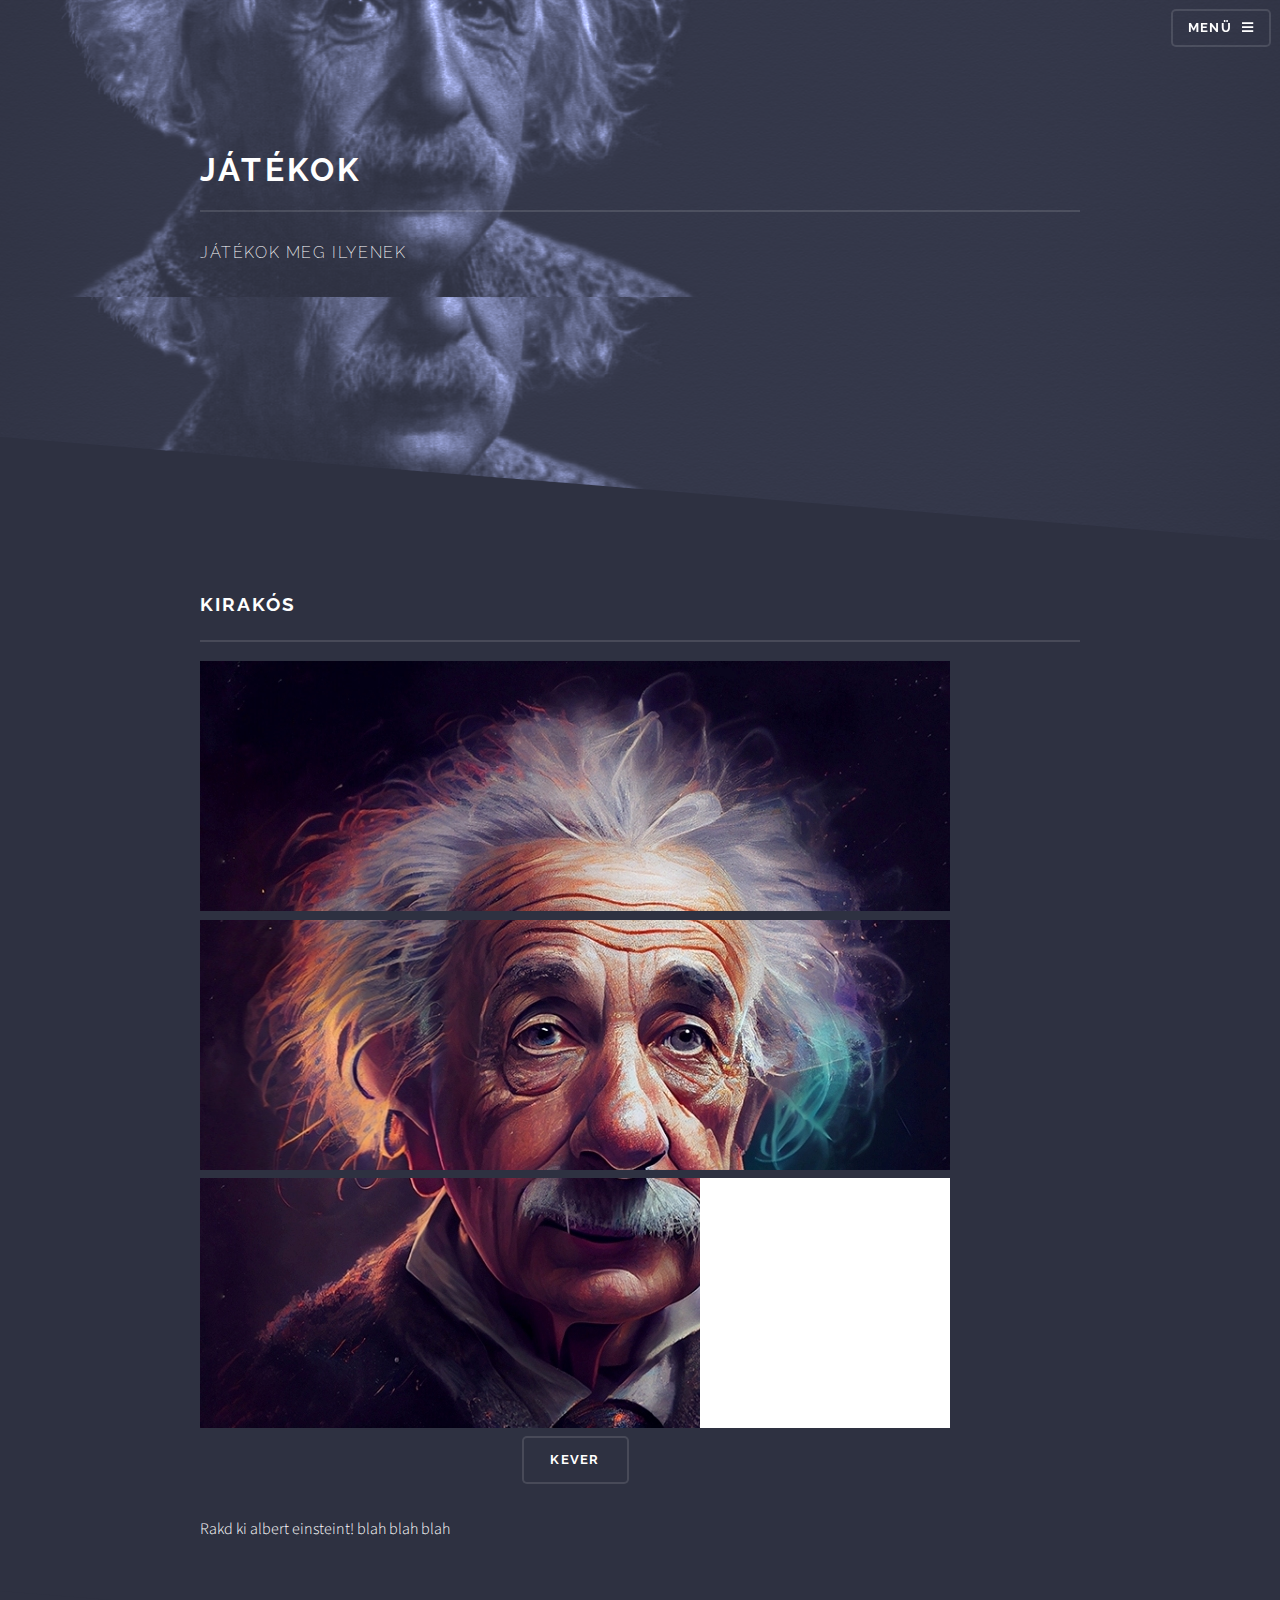
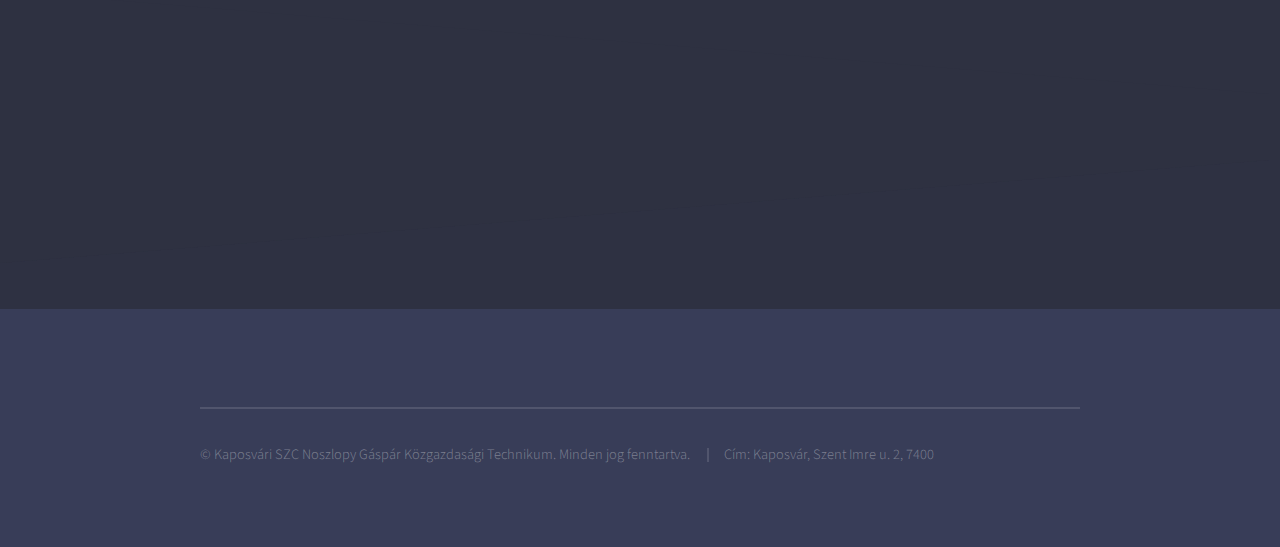
<file: jatekok.html>
<!DOCTYPE html>
<!--
	Solid State by HTML5 UP
	html5up.net | @ajlkn
	Free for personal and commercial use under the CCA 3.0 license (html5up.net/license)
-->
<html>
  <head>
    <title>Noszlo𝝅 - Játékok</title>
    <meta charset="utf-8" />
    <meta
      name="viewport"
      content="width=device-width, initial-scale=1, user-scalable=no"
    />
    <link rel="stylesheet" href="assets/css/bootstrap.css" />
    <link rel="stylesheet" href="assets/css/main.css" />
    <noscript
      ><link rel="stylesheet" href="assets/css/noscript.css"
    /></noscript>
  </head>
  <body class="is-preload">
    <!-- Page Wrapper -->
    <div id="page-wrapper">
      <!-- Header -->
      <header id="header" class="alt">
        <h1><a href="index.html"><span style="font-size: 35px;">𝝅</span> Projektnap</a></h1>
        <nav>
          <a href="#menu">Menü</a>
        </nav>
      </header>

      <section id="wrapper">
        <header>
          <div class="inner">
            <h2>játékok</h2>
            <!--Oldal cím ide ANDRÁS-->
            <p>játékok meg ilyenek</p>
            <!--Oldal alcím ide ANDRÁS-->
          </div>
        </header>

      <!-- Menu -->
      <nav id="menu">
        <div class="inner">
          <h2>Menü</h2>
          <ul class="links">
            <li><a href="index.html">Főoldal</a></li>
            <li><a href="programok.html">Programok</a></li>
            <li><a href="galeria.html">Galéria</a></li>
            <li><a href="jatekok.html">Játékok</a></li>
          </ul>
          <a href="#" class="close">Close</a>
        </div>
      </nav>


      <!-- Banner -->
      <section id="banner"></section>

      <section id="four" class="wrapper alt style1">
        <div class="inner">
          <h2 class="major">Kirakós</h2>
          <section class="features">
            <!--KIRAKOS JÁTÉK SCRIPT-->
            <center>
              <script>
                function getRandomInt(min, max) {
                  min = Math.ceil(min);
                  max = Math.floor(max);
                  return Math.floor(Math.random(50) * (max - min + 1)) + min;
                }
        
                function katt(msor, moszlop) {
                  if (
                    (msor - uressor) * (moszlop - uresoszlop) == 0 &&
                    Math.abs(msor - uressor + (moszlop - uresoszlop)) == 1
                  ) {
                    document.getElementById("k" + uressor + uresoszlop).src =
                      document.getElementById("k" + msor + moszlop).src;
                    document.getElementById("k" + msor + moszlop).src = "ures.jpg";
                    uressor = msor;
                    uresoszlop = moszlop;
                  }
                }
        
                function kever() {
                  for (i = 0; i < 1000; i++) {
                    egyik = getRandomInt(1, 3);
                    masik = getRandomInt(1, 3);
                    katt(egyik, masik);
                  }
                }
        
                for (sor = 1; sor <= 3; sor++) {
                  for (oszlop = 1; oszlop <= 3; oszlop++) {
                    document.write(
                      "<img src=" +
                        sor +
                        oszlop +
                        ".jpg border=1 id=k" +
                        sor +
                        oszlop +
                        ' onclick="katt(' +
                        sor +
                        "," +
                        oszlop +
                        ');" style="width: 250px; height:250px;"/>'
                    );
                  }
                  document.write("<br />");
                }
                k33.src = "ures.jpg";
                uressor = 3;
                uresoszlop = 3;
              </script>
              <input type="button" onclick="kever();" value="Kever" />
            </center>
            
          </section>
          <p>Rakd ki albert einsteint! blah blah blah</p>
        </div>
        <section id="four" class="wrapper alt style1">
          <div class="inner">
          </div>


        <img
          src="images/fomenu/footerbg.jpg"
          alt=""
          style="position: absolute; width: 100%"
          height="150px"
        />
      </section>
    </section>
    <section id="footer">
    <!-- Footer -->
    <section
      id="footer"
      style="
        background-image: url(images/fomenu/footerbg.jpg);
        background-position: center;
        background-size: contain;
      "
    >
      <div class="inner">
        <ul class="copyright">
          <li>&copy; Kaposvári SZC Noszlopy Gáspár Közgazdasági Technikum. Minden jog fenntartva.</li>
          <li>Cím: Kaposvár, Szent Imre u.  2, 7400</li>
        </ul>
      </div>
    </section>
  </div>

    <!-- Scripts -->
    <script src="assets/js/jquery.min.js"></script>
    <script src="assets/js/jquery.scrollex.min.js"></script>
    <script src="assets/js/browser.min.js"></script>
    <script src="assets/js/breakpoints.min.js"></script>
    <script src="assets/js/util.js"></script>
    <script src="assets/js/main.js"></script>
  </body>
</html>
</file>
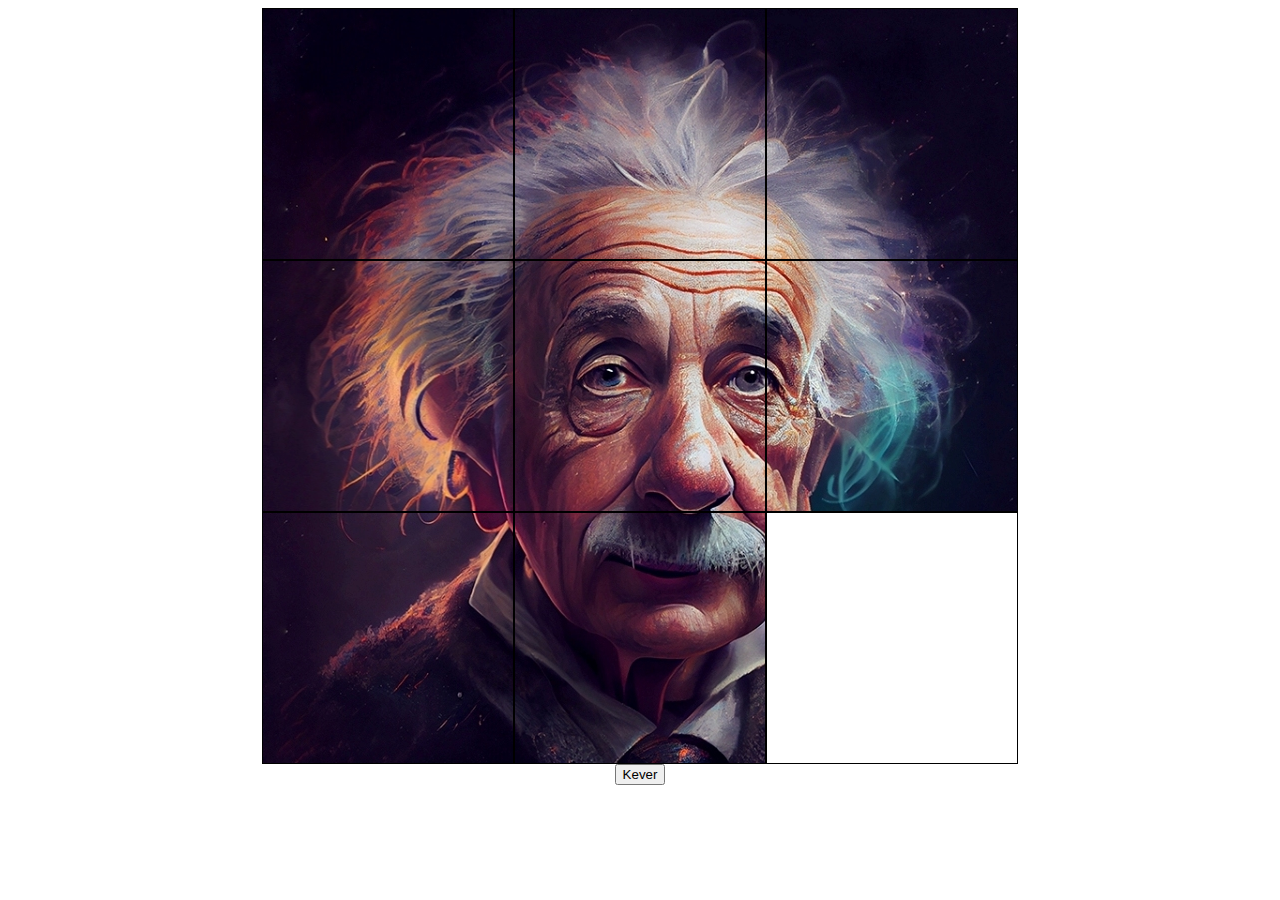
<file: kirako.html>
<html>
  <head> </head>
  <body>
    <center>
      <script>
        function getRandomInt(min, max) {
          min = Math.ceil(min);
          max = Math.floor(max);
          return Math.floor(Math.random(50) * (max - min + 1)) + min;
        }

        function katt(msor, moszlop) {
          if (
            (msor - uressor) * (moszlop - uresoszlop) == 0 &&
            Math.abs(msor - uressor + (moszlop - uresoszlop)) == 1
          ) {
            document.getElementById("k" + uressor + uresoszlop).src =
              document.getElementById("k" + msor + moszlop).src;
            document.getElementById("k" + msor + moszlop).src = "ures.jpg";
            uressor = msor;
            uresoszlop = moszlop;
          }
        }

        function kever() {
          for (i = 0; i < 1000; i++) {
            egyik = getRandomInt(1, 3);
            masik = getRandomInt(1, 3);
            katt(egyik, masik);
          }
        }

        for (sor = 1; sor <= 3; sor++) {
          for (oszlop = 1; oszlop <= 3; oszlop++) {
            document.write(
              "<img src=" +
                sor +
                oszlop +
                ".jpg border=1 id=k" +
                sor +
                oszlop +
                ' onclick="katt(' +
                sor +
                "," +
                oszlop +
                ');" style="width: 250px; height:250px;"/>'
            );
          }
          document.write("<br />");
        }
        k33.src = "ures.jpg";
        uressor = 3;
        uresoszlop = 3;
      </script>
      <input type="button" onclick="kever();" value="Kever" />
    </center>
  </body>
</html>
</file>
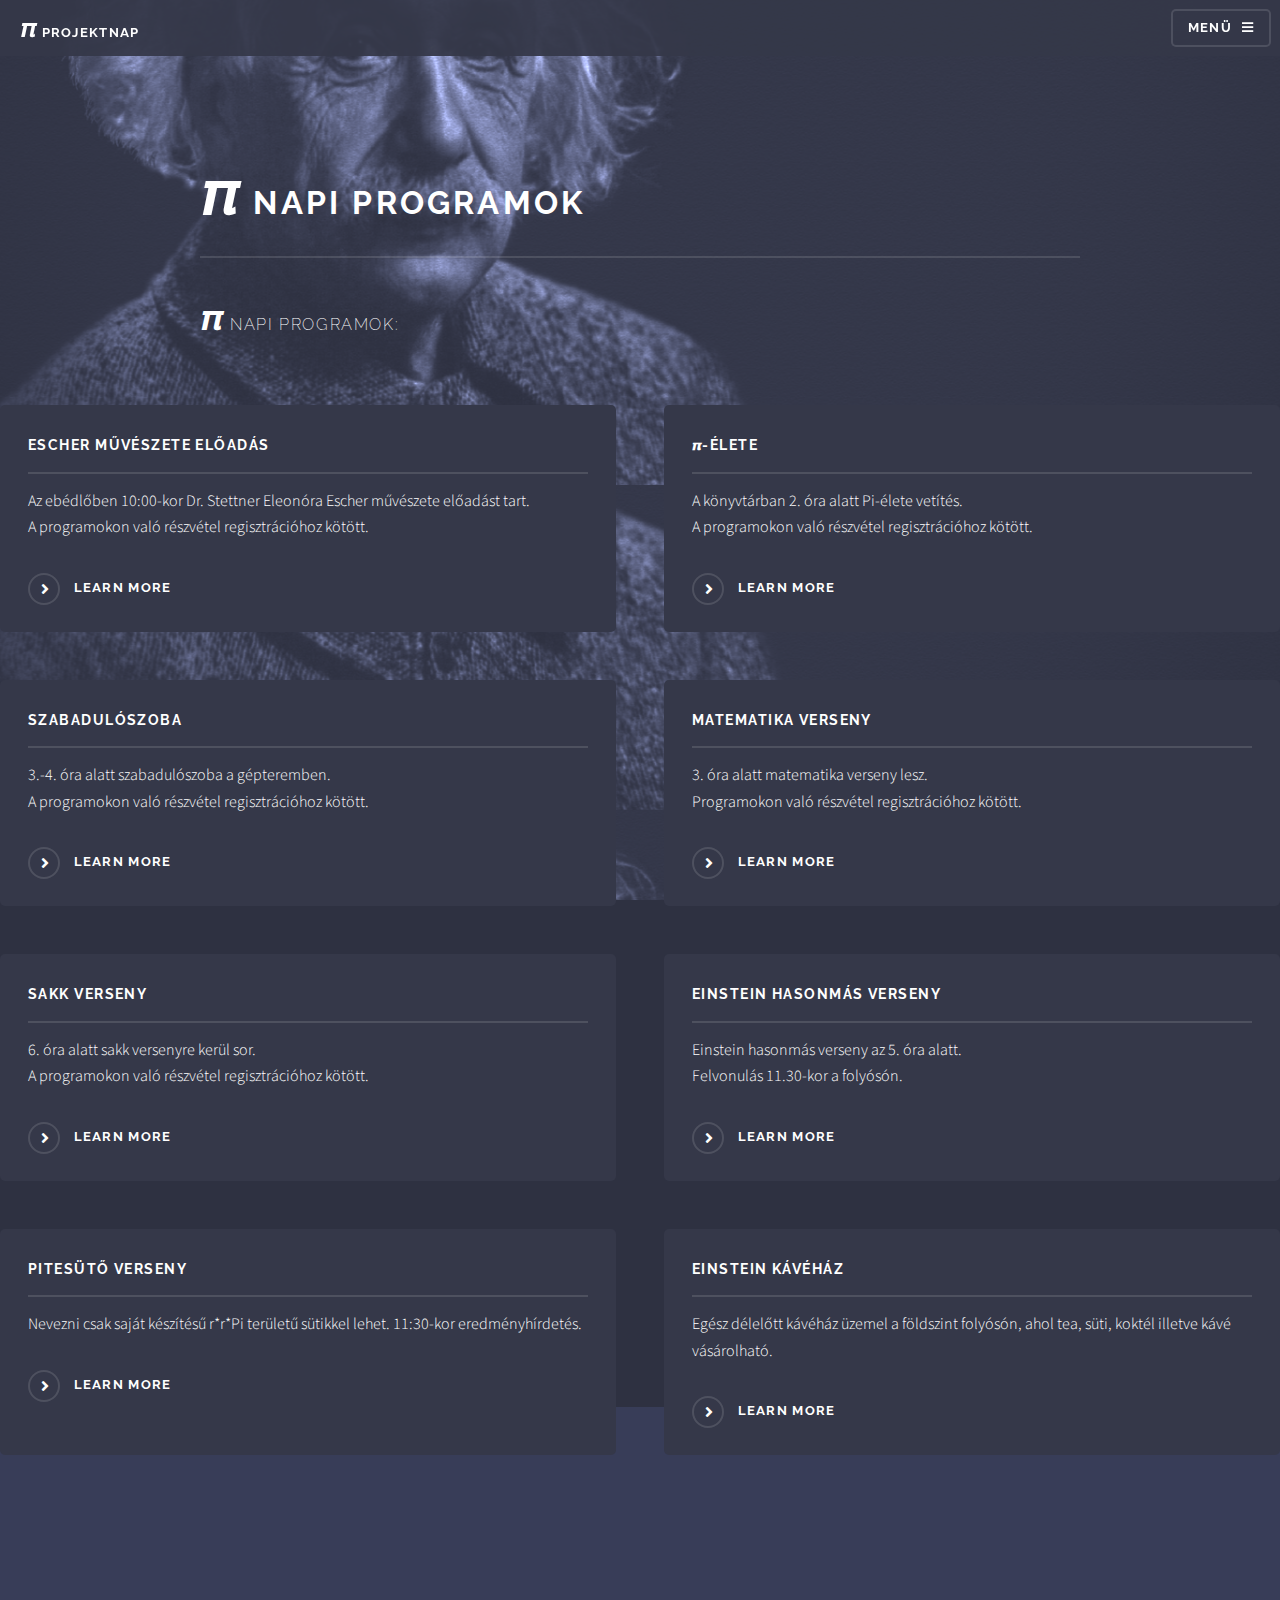
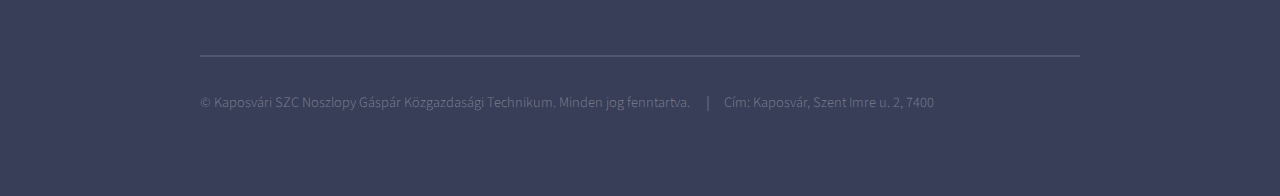
<file: programok.html>
<!DOCTYPE html lang="hu">
<!--
	Solid State by HTML5 UP
	html5up.net | @ajlkn
	Free for personal and commercial use under the CCA 3.0 license (html5up.net/license)
-->
<html>
  <head>
    <title>Noszlo𝝅 - Programok</title>
    <meta charset="utf-8" />
    <meta
      name="viewport"
      content="width=device-width, initial-scale=1, user-scalable=no"
    />
    <link rel="stylesheet" href="assets/css/main.css" />
    <noscript
      ><link rel="stylesheet" href="assets/css/noscript.css"
    /></noscript>
  </head>
  <body class="is-preload">
    <!-- Page Wrapper -->
    <div id="page-wrapper">
      <!-- Header -->
      <header id="header">
        <h1>
          <a href="index.html"
            ><span style="font-size: 25px">𝝅</span> Projektnap</a
          >
        </h1>
        <nav>
          <a href="#menu">Menü</a>
        </nav>
      </header>

      <!-- Menu -->
      <nav id="menu">
        <div class="inner">
          <h2>Menü</h2>
          <ul class="links">
            <li><a href="index.html">Főoldal</a></li>
            <li><a href="programok.html">Programok</a></li>
            <li><a href="galeria.html">Galéria</a></li>
            <li><a href="jatekok.html">Játékok</a></li>
          </ul>
          <a href="#" class="close">Close</a>
        </div>
      </nav>

      <!-- Wrapper -->
      <section id="wrapper">
        <header>
          <div class="inner">
            <h2><span style="font-size: 60px">𝝅</span> napi programok</h2>
            <p><span style="font-size: 35px">𝝅</span> napi programok:</p>
          </div>
        </header>

        <section class="features">
          <article>
            <h3 class="major">Escher művészete előadás</h3>
            <p>
              Az ebédlőben 10:00-kor Dr. Stettner Eleonóra Escher művészete
              előadást tart.<br />
              A programokon való részvétel regisztrációhoz kötött.
            </p>
            <a
              href="javascript:void(0);"
              onclick="window.open('images/einstein-eschermuveszete.png', 'popup', 'width=600,height=400');"
              class="special"
              >Learn more</a
            >
          </article>
          <article>
            <h3 class="major">𝝅-élete</h3>
            <p>
              A könyvtárban 2. óra alatt Pi-élete vetítés. <br />
              A programokon való részvétel regisztrációhoz kötött.
            </p>
            <a
              href="javascript:void(0);"
              onclick="window.open('images/einstein-programok.png', 'popup', 'width=600,height=400');"
              class="special"
              >Learn more</a
            >
          </article>

          <article>
            <h3 class="major">Szabadulószoba</h3>
            <p>
              3.-4. óra alatt szabadulószoba a gépteremben.<br />
              A programokon való részvétel regisztrációhoz kötött.
            </p>
            <a
              href="javascript:void(0);"
              onclick="window.open('images/szabaduloszoba.png', 'popup', 'width=600,height=400');"
              class="special"
              >Learn more</a
            >
          </article>

          <article>
            <h3 class="major">Matematika verseny</h3>
            <p>
              3. óra alatt matematika verseny lesz. <br />
              Programokon való részvétel regisztrációhoz kötött.
            </p>
            <a
              href="javascript:void(0);"
              onclick="window.open('images/einstein-matekverseny.png', 'popup', 'width=600,height=400');"
              class="special"
              >Learn more</a
            >
          </article>

          <article>
            <h3 class="major">Sakk verseny</h3>
            <p>
              6. óra alatt sakk versenyre kerül sor. <br />
              A programokon való részvétel regisztrációhoz kötött.
            </p>
            <a
              href="javascript:void(0);"
              onclick="window.open('images/einstein-sakk.png', 'popup', 'width=600,height=400');"
              class="special"
              >Learn more</a
            >
          </article>

          <article>
            <h3 class="major">Einstein hasonmás verseny</h3>
            <p>
              Einstein hasonmás verseny az 5. óra alatt. <br />
              Felvonulás 11.30-kor a folyósón.
            </p>
            <a
              href="javascript:void(0);"
              onclick="window.open('images/einstein-oltozzbeeinsteinnek.png', 'popup', 'width=600,height=400');"
              class="special"
              >Learn more</a
            >
          </article>

          <article>
            <h3 class="major">Pitesütő verseny</h3>
            <p>
              Nevezni csak saját készítésű r*r*Pi területű sütikkel lehet.
              11:30-kor eredményhírdetés.
            </p>
            <a
              href="javascript:void(0);"
              onclick="window.open('images/einstein-pite.png', 'popup', 'width=600,height=400');"
              class="special"
              >Learn more</a
            >
          </article>

          <article>
            <h3 class="major">Einstein kávéház</h3>
            <p>
              Egész délelőtt kávéház üzemel a földszint folyósón, ahol tea,
              süti, koktél illetve kávé vásárolható.
            </p>
            <a
              href="javascript:void(0);"
              onclick="window.open('images/einstein-programok.png', 'popup', 'width=600,height=400');"
              class="special"
              >Learn more</a
            >
          </article>
        </section>
      </section>

      <!-- Footer -->
      <section
        id="footer"
        style="
          background-image: url(images/fomenu/footerbg.jpg);
          background-position: center;
          background-size: contain;
        "
      >
        <div class="inner">
          <ul class="copyright">
            <li>
              &copy; Kaposvári SZC Noszlopy Gáspár Közgazdasági Technikum.
              Minden jog fenntartva.
            </li>
            <li>Cím: Kaposvár, Szent Imre u. 2, 7400</li>
          </ul>
        </div>
      </section>
    </div>

    <!-- Scripts -->
    <script src="assets/js/jquery.min.js"></script>
    <script src="assets/js/jquery.scrollex.min.js"></script>
    <script src="assets/js/browser.min.js"></script>
    <script src="assets/js/breakpoints.min.js"></script>
    <script src="assets/js/util.js"></script>
    <script src="assets/js/main.js"></script>
  </body>
</html>
</file>
<file: assets/css/noscript.css>
/*
	Solid State by HTML5 UP
	html5up.net | @ajlkn
	Free for personal and commercial use under the CCA 3.0 license (html5up.net/license)
*/

/* Banner */

	body.is-preload #banner .logo {
		-moz-transform: none;
		-webkit-transform: none;
		-ms-transform: none;
		transform: none;
		opacity: 1;
	}

	body.is-preload #banner h2 {
		opacity: 1;
		-moz-transform: none;
		-webkit-transform: none;
		-ms-transform: none;
		transform: none;
		-moz-filter: none;
		-webkit-filter: none;
		-ms-filter: none;
		filter: none;
	}

	body.is-preload #banner p {
		opacity: 01;
		-moz-transform: none;
		-webkit-transform: none;
		-ms-transform: none;
		transform: none;
		-moz-filter: none;
		-webkit-filter: none;
		-ms-filter: none;
		filter: none;
	}
</file>
<file: assets/css/main.css>
@import url(fontawesome-all.min.css);
@import url("https://fonts.googleapis.com/css?family=Raleway:200,700|Source+Sans+Pro:300,600,300italic,600italic");

/*
	Solid State by HTML5 UP
	html5up.net | @ajlkn
	Free for personal and commercial use under the CCA 3.0 license (html5up.net/license)
*/

html, body, div, span, applet, object,
iframe, h1, h2, h3, h4, h5, h6, p, blockquote,
pre, a, abbr, acronym, address, big, cite,
code, del, dfn, em, img, ins, kbd, q, s, samp,
small, strike, strong, sub, sup, tt, var, b,
u, i, center, dl, dt, dd, ol, ul, li, fieldset,
form, label, legend, table, caption, tbody,
tfoot, thead, tr, th, td, article, aside,
canvas, details, embed, figure, figcaption,
footer, header, hgroup, menu, nav, output, ruby,
section, summary, time, mark, audio, video {
	margin: 0;
	padding: 0;
	border: 0;
	font-size: 100%;
	font: inherit;
	vertical-align: baseline;}

article, aside, details, figcaption, figure,
footer, header, hgroup, menu, nav, section {
	display: block;}

body {
	line-height: 1;
}

ol, ul {
	list-style: none;
}

blockquote, q {
	quotes: none;
}

	blockquote:before, blockquote:after, q:before, q:after {
		content: '';
		content: none;
	}

table {
	border-collapse: collapse;
	border-spacing: 0;
}

body {
	-webkit-text-size-adjust: none;
}

mark {
	background-color: transparent;
	color: inherit;
}

input::-moz-focus-inner {
	border: 0;
	padding: 0;
}

input, select, textarea {
	-moz-appearance: none;
	-webkit-appearance: none;
	-ms-appearance: none;
	appearance: none;
}

/* Basic */

	@-ms-viewport {
		width: device-width;
	}

	body {
		-ms-overflow-style: scrollbar;
	}

	@media screen and (max-width: 480px) {

		html, body {
			min-width: 320px;
		}

	}

	html {
		box-sizing: border-box;
	}

	*, *:before, *:after {
		box-sizing: inherit;
	}

	body {
		background-image: url("../../images/fomenu/einstein-bg.jpg");
		background-blend-mode:color-dodge;
		background-color: #2e3141;
		background-size: 100%,
 cover;
		background-attachment: fixed,
 fixed;
		background-position: center,
 center;
	}

		body.is-preload *, body.is-preload *:before, body.is-preload *:after {
			-moz-animation: none !important;
			-webkit-animation: none !important;
			-ms-animation: none !important;
			animation: none !important;
			-moz-transition: none !important;
			-webkit-transition: none !important;
			-ms-transition: none !important;
			transition: none !important;
		}

/* Type */

	body, input, select, textarea {
		color: #ffffff;
		font-family: "Source Sans Pro", Helvetica, sans-serif;
		font-size: 16.5pt;
		font-weight: 300;
		line-height: 1.65;
	}

		@media screen and (max-width: 1680px) {

			body, input, select, textarea {
				font-size: 13pt;
			}

		}

		@media screen and (max-width: 1280px) {

			body, input, select, textarea {
				font-size: 12pt;
			}

		}

		@media screen and (max-width: 980px) {

			body, input, select, textarea {
				font-size: 12pt;
			}

		}

		@media screen and (max-width: 736px) {

			body, input, select, textarea {
				font-size: 12pt;
			}

		}

		@media screen and (max-width: 480px) {

			body, input, select, textarea {
				font-size: 12pt;
			}

		}

	a {
		-moz-transition: color 0.2s ease-in-out, border-bottom-color 0.2s ease-in-out;
		-webkit-transition: color 0.2s ease-in-out, border-bottom-color 0.2s ease-in-out;
		-ms-transition: color 0.2s ease-in-out, border-bottom-color 0.2s ease-in-out;
		transition: color 0.2s ease-in-out, border-bottom-color 0.2s ease-in-out;
		border-bottom: dotted 1px rgba(255, 255, 255, 0.35);
		color: #ffffff;
		text-decoration: none;
	}

		a:hover {
			border-bottom-color: transparent;
			color: #ffffff !important;
		}

		a.special:not(.button) {
			text-decoration: none;
			border-bottom: 0;
			display: block;
			font-family: Raleway, Helvetica, sans-serif;
			font-size: 0.8em;
			font-weight: 700;
			letter-spacing: 0.1em;
			margin: 0 0 2em 0;
			text-transform: uppercase;
		}

			a.special:not(.button):before {
				-moz-osx-font-smoothing: grayscale;
				-webkit-font-smoothing: antialiased;
				display: inline-block;
				font-style: normal;
				font-variant: normal;
				text-rendering: auto;
				line-height: 1;
				text-transform: none !important;
				font-family: 'Font Awesome 5 Free';
				font-weight: 900;
			}

			a.special:not(.button):before {
				-moz-transition: background-color 0.2s ease-in-out;
				-webkit-transition: background-color 0.2s ease-in-out;
				-ms-transition: background-color 0.2s ease-in-out;
				transition: background-color 0.2s ease-in-out;
				border-radius: 100%;
				border: solid 2px rgba(255, 255, 255, 0.125);
				content: '\f105';
				display: inline-block;
				font-size: 1.25em;
				height: 2em;
				line-height: 1.75em;
				margin-right: 0.85em;
				text-align: center;
				text-indent: 0.15em;
				vertical-align: middle;
				width: 2em;
			}

			a.special:not(.button):hover:before {
				background-color: rgba(255, 255, 255, 0.025);
			}

			a.special:not(.button):active:before {
				background-color: rgba(255, 255, 255, 0.075);
			}

	strong, b {
		color: #ffffff;
		font-weight: 600;
	}

	em, i {
		font-style: italic;
	}

	p {
		margin: 0 0 2em 0;
	}

	h1, h2, h3, h4, h5, h6 {
		color: #ffffff;
		font-family: Raleway, Helvetica, sans-serif;
		font-weight: 700;
		letter-spacing: 0.1em;
		margin: 0 0 1em 0;
		text-transform: uppercase;
	}

		h1 a, h2 a, h3 a, h4 a, h5 a, h6 a {
			color: inherit;
			text-decoration: none;
			border-bottom: 0;
		}

		h1 span, h2 span, h3 span, h4 span, h5 span, h6 span {
			font-weight: 200;
		}

		h1.major, h2.major, h3.major, h4.major, h5.major, h6.major {
			padding-bottom: 1em;
			border-bottom: solid 2px rgba(255, 255, 255, 0.125);
		}

	h2 {
		font-size: 1.2em;
	}

	h3 {
		font-size: 0.9em;
	}

	h4 {
		font-size: 0.7em;
	}

	h5 {
		font-size: 0.7em;
	}

	h6 {
		font-size: 0.7em;
	}

	@media screen and (max-width: 736px) {

		h2 {
			font-size: 1em;
		}

		h3 {
			font-size: 0.8em;
		}

	}

	sub {
		font-size: 0.8em;
		position: relative;
		top: 0.5em;
	}

	sup {
		font-size: 0.8em;
		position: relative;
		top: -0.5em;
	}

	blockquote {
		border-left: solid 4px rgba(255, 255, 255, 0.125);
		font-style: italic;
		margin: 0 0 2em 0;
		padding: 0.5em 0 0.5em 2em;
	}

	code {
		background: rgba(255, 255, 255, 0.025);
		border-radius: 5px;
		border: solid 2px rgba(255, 255, 255, 0.125);
		font-family: "Courier New", monospace;
		font-size: 0.9em;
		margin: 0 0.25em;
		padding: 0.25em 0.65em;
	}

	pre {
		-webkit-overflow-scrolling: touch;
		font-family: "Courier New", monospace;
		font-size: 0.9em;
		margin: 0 0 2em 0;
	}

		pre code {
			display: block;
			line-height: 1.75em;
			padding: 1em 1.5em;
			overflow-x: auto;
		}

	hr {
		border: 0;
		border-bottom: solid 2px rgba(255, 255, 255, 0.125);
		margin: 2.5em 0;
	}

		hr.major {
			margin: 4em 0;
		}

	.align-left {
		text-align: left;
	}

	.align-center {
		text-align: center;
	}

	.align-right {
		text-align: right;
	}

/* Row */

	.row {
		display: flex;
		flex-wrap: wrap;
		box-sizing: border-box;
		align-items: stretch;
	}

		.row > * {
			box-sizing: border-box;
		}

		.row.gtr-uniform > * > :last-child {
			margin-bottom: 0;
		}

		.row.aln-left {
			justify-content: flex-start;
		}

		.row.aln-center {
			justify-content: center;
		}

		.row.aln-right {
			justify-content: flex-end;
		}

		.row.aln-top {
			align-items: flex-start;
		}

		.row.aln-middle {
			align-items: center;
		}

		.row.aln-bottom {
			align-items: flex-end;
		}

		.row > .imp {
			order: -1;
		}

		.row > .col-1 {
			width: 8.33333%;
		}

		.row > .off-1 {
			margin-left: 8.33333%;
		}

		.row > .col-2 {
			width: 16.66667%;
		}

		.row > .off-2 {
			margin-left: 16.66667%;
		}

		.row > .col-3 {
			width: 25%;
		}

		.row > .off-3 {
			margin-left: 25%;
		}

		.row > .col-4 {
			width: 33.33333%;
		}

		.row > .off-4 {
			margin-left: 33.33333%;
		}

		.row > .col-5 {
			width: 41.66667%;
		}

		.row > .off-5 {
			margin-left: 41.66667%;
		}

		.row > .col-6 {
			width: 50%;
		}

		.row > .off-6 {
			margin-left: 50%;
		}

		.row > .col-7 {
			width: 58.33333%;
		}

		.row > .off-7 {
			margin-left: 58.33333%;
		}

		.row > .col-8 {
			width: 66.66667%;
		}

		.row > .off-8 {
			margin-left: 66.66667%;
		}

		.row > .col-9 {
			width: 75%;
		}

		.row > .off-9 {
			margin-left: 75%;
		}

		.row > .col-10 {
			width: 83.33333%;
		}

		.row > .off-10 {
			margin-left: 83.33333%;
		}

		.row > .col-11 {
			width: 91.66667%;
		}

		.row > .off-11 {
			margin-left: 91.66667%;
		}

		.row > .col-12 {
			width: 100%;
		}

		.row > .off-12 {
			margin-left: 100%;
		}

		.row.gtr-0 {
			margin-top: 0;
			margin-left: 0em;
		}

			.row.gtr-0 > * {
				padding: 0 0 0 0em;
			}

			.row.gtr-0.gtr-uniform {
				margin-top: 0em;
			}

				.row.gtr-0.gtr-uniform > * {
					padding-top: 0em;
				}

		.row.gtr-25 {
			margin-top: 0;
			margin-left: -0.4375em;
		}

			.row.gtr-25 > * {
				padding: 0 0 0 0.4375em;
			}

			.row.gtr-25.gtr-uniform {
				margin-top: -0.4375em;
			}

				.row.gtr-25.gtr-uniform > * {
					padding-top: 0.4375em;
				}

		.row.gtr-50 {
			margin-top: 0;
			margin-left: -0.875em;
		}

			.row.gtr-50 > * {
				padding: 0 0 0 0.875em;
			}

			.row.gtr-50.gtr-uniform {
				margin-top: -0.875em;
			}

				.row.gtr-50.gtr-uniform > * {
					padding-top: 0.875em;
				}

		.row {
			margin-top: 0;
			margin-left: -1.75em;
		}

			.row > * {
				padding: 0 0 0 1.75em;
			}

			.row.gtr-uniform {
				margin-top: -1.75em;
			}

				.row.gtr-uniform > * {
					padding-top: 1.75em;
				}

		.row.gtr-150 {
			margin-top: 0;
			margin-left: -2.625em;
		}

			.row.gtr-150 > * {
				padding: 0 0 0 2.625em;
			}

			.row.gtr-150.gtr-uniform {
				margin-top: -2.625em;
			}

				.row.gtr-150.gtr-uniform > * {
					padding-top: 2.625em;
				}

		.row.gtr-200 {
			margin-top: 0;
			margin-left: -3.5em;
		}

			.row.gtr-200 > * {
				padding: 0 0 0 3.5em;
			}

			.row.gtr-200.gtr-uniform {
				margin-top: -3.5em;
			}

				.row.gtr-200.gtr-uniform > * {
					padding-top: 3.5em;
				}

		@media screen and (max-width: 1680px) {

			.row {
				display: flex;
				flex-wrap: wrap;
				box-sizing: border-box;
				align-items: stretch;
			}

				.row > * {
					box-sizing: border-box;
				}

				.row.gtr-uniform > * > :last-child {
					margin-bottom: 0;
				}

				.row.aln-left {
					justify-content: flex-start;
				}

				.row.aln-center {
					justify-content: center;
				}

				.row.aln-right {
					justify-content: flex-end;
				}

				.row.aln-top {
					align-items: flex-start;
				}

				.row.aln-middle {
					align-items: center;
				}

				.row.aln-bottom {
					align-items: flex-end;
				}

				.row > .imp-xlarge {
					order: -1;
				}

				.row > .col-1-xlarge {
					width: 8.33333%;
				}

				.row > .off-1-xlarge {
					margin-left: 8.33333%;
				}

				.row > .col-2-xlarge {
					width: 16.66667%;
				}

				.row > .off-2-xlarge {
					margin-left: 16.66667%;
				}

				.row > .col-3-xlarge {
					width: 25%;
				}

				.row > .off-3-xlarge {
					margin-left: 25%;
				}

				.row > .col-4-xlarge {
					width: 33.33333%;
				}

				.row > .off-4-xlarge {
					margin-left: 33.33333%;
				}

				.row > .col-5-xlarge {
					width: 41.66667%;
				}

				.row > .off-5-xlarge {
					margin-left: 41.66667%;
				}

				.row > .col-6-xlarge {
					width: 50%;
				}

				.row > .off-6-xlarge {
					margin-left: 50%;
				}

				.row > .col-7-xlarge {
					width: 58.33333%;
				}

				.row > .off-7-xlarge {
					margin-left: 58.33333%;
				}

				.row > .col-8-xlarge {
					width: 66.66667%;
				}

				.row > .off-8-xlarge {
					margin-left: 66.66667%;
				}

				.row > .col-9-xlarge {
					width: 75%;
				}

				.row > .off-9-xlarge {
					margin-left: 75%;
				}

				.row > .col-10-xlarge {
					width: 83.33333%;
				}

				.row > .off-10-xlarge {
					margin-left: 83.33333%;
				}

				.row > .col-11-xlarge {
					width: 91.66667%;
				}

				.row > .off-11-xlarge {
					margin-left: 91.66667%;
				}

				.row > .col-12-xlarge {
					width: 100%;
				}

				.row > .off-12-xlarge {
					margin-left: 100%;
				}

				.row.gtr-0 {
					margin-top: 0;
					margin-left: 0em;
				}

					.row.gtr-0 > * {
						padding: 0 0 0 0em;
					}

					.row.gtr-0.gtr-uniform {
						margin-top: 0em;
					}

						.row.gtr-0.gtr-uniform > * {
							padding-top: 0em;
						}

				.row.gtr-25 {
					margin-top: 0;
					margin-left: -0.4375em;
				}

					.row.gtr-25 > * {
						padding: 0 0 0 0.4375em;
					}

					.row.gtr-25.gtr-uniform {
						margin-top: -0.4375em;
					}

						.row.gtr-25.gtr-uniform > * {
							padding-top: 0.4375em;
						}

				.row.gtr-50 {
					margin-top: 0;
					margin-left: -0.875em;
				}

					.row.gtr-50 > * {
						padding: 0 0 0 0.875em;
					}

					.row.gtr-50.gtr-uniform {
						margin-top: -0.875em;
					}

						.row.gtr-50.gtr-uniform > * {
							padding-top: 0.875em;
						}

				.row {
					margin-top: 0;
					margin-left: -1.75em;
				}

					.row > * {
						padding: 0 0 0 1.75em;
					}

					.row.gtr-uniform {
						margin-top: -1.75em;
					}

						.row.gtr-uniform > * {
							padding-top: 1.75em;
						}

				.row.gtr-150 {
					margin-top: 0;
					margin-left: -2.625em;
				}

					.row.gtr-150 > * {
						padding: 0 0 0 2.625em;
					}

					.row.gtr-150.gtr-uniform {
						margin-top: -2.625em;
					}

						.row.gtr-150.gtr-uniform > * {
							padding-top: 2.625em;
						}

				.row.gtr-200 {
					margin-top: 0;
					margin-left: -3.5em;
				}

					.row.gtr-200 > * {
						padding: 0 0 0 3.5em;
					}

					.row.gtr-200.gtr-uniform {
						margin-top: -3.5em;
					}

						.row.gtr-200.gtr-uniform > * {
							padding-top: 3.5em;
						}

		}

		@media screen and (max-width: 1280px) {

			.row {
				display: flex;
				flex-wrap: wrap;
				box-sizing: border-box;
				align-items: stretch;
			}

				.row > * {
					box-sizing: border-box;
				}

				.row.gtr-uniform > * > :last-child {
					margin-bottom: 0;
				}

				.row.aln-left {
					justify-content: flex-start;
				}

				.row.aln-center {
					justify-content: center;
				}

				.row.aln-right {
					justify-content: flex-end;
				}

				.row.aln-top {
					align-items: flex-start;
				}

				.row.aln-middle {
					align-items: center;
				}

				.row.aln-bottom {
					align-items: flex-end;
				}

				.row > .imp-large {
					order: -1;
				}

				.row > .col-1-large {
					width: 8.33333%;
				}

				.row > .off-1-large {
					margin-left: 8.33333%;
				}

				.row > .col-2-large {
					width: 16.66667%;
				}

				.row > .off-2-large {
					margin-left: 16.66667%;
				}

				.row > .col-3-large {
					width: 25%;
				}

				.row > .off-3-large {
					margin-left: 25%;
				}

				.row > .col-4-large {
					width: 33.33333%;
				}

				.row > .off-4-large {
					margin-left: 33.33333%;
				}

				.row > .col-5-large {
					width: 41.66667%;
				}

				.row > .off-5-large {
					margin-left: 41.66667%;
				}

				.row > .col-6-large {
					width: 50%;
				}

				.row > .off-6-large {
					margin-left: 50%;
				}

				.row > .col-7-large {
					width: 58.33333%;
				}

				.row > .off-7-large {
					margin-left: 58.33333%;
				}

				.row > .col-8-large {
					width: 66.66667%;
				}

				.row > .off-8-large {
					margin-left: 66.66667%;
				}

				.row > .col-9-large {
					width: 75%;
				}

				.row > .off-9-large {
					margin-left: 75%;
				}

				.row > .col-10-large {
					width: 83.33333%;
				}

				.row > .off-10-large {
					margin-left: 83.33333%;
				}

				.row > .col-11-large {
					width: 91.66667%;
				}

				.row > .off-11-large {
					margin-left: 91.66667%;
				}

				.row > .col-12-large {
					width: 100%;
				}

				.row > .off-12-large {
					margin-left: 100%;
				}

				.row.gtr-0 {
					margin-top: 0;
					margin-left: 0em;
				}

					.row.gtr-0 > * {
						padding: 0 0 0 0em;
					}

					.row.gtr-0.gtr-uniform {
						margin-top: 0em;
					}

						.row.gtr-0.gtr-uniform > * {
							padding-top: 0em;
						}

				.row.gtr-25 {
					margin-top: 0;
					margin-left: -0.4375em;
				}

					.row.gtr-25 > * {
						padding: 0 0 0 0.4375em;
					}

					.row.gtr-25.gtr-uniform {
						margin-top: -0.4375em;
					}

						.row.gtr-25.gtr-uniform > * {
							padding-top: 0.4375em;
						}

				.row.gtr-50 {
					margin-top: 0;
					margin-left: -0.875em;
				}

					.row.gtr-50 > * {
						padding: 0 0 0 0.875em;
					}

					.row.gtr-50.gtr-uniform {
						margin-top: -0.875em;
					}

						.row.gtr-50.gtr-uniform > * {
							padding-top: 0.875em;
						}

				.row {
					margin-top: 0;
					margin-left: -1.75em;
				}

					.row > * {
						padding: 0 0 0 1.75em;
					}

					.row.gtr-uniform {
						margin-top: -1.75em;
					}

						.row.gtr-uniform > * {
							padding-top: 1.75em;
						}

				.row.gtr-150 {
					margin-top: 0;
					margin-left: -2.625em;
				}

					.row.gtr-150 > * {
						padding: 0 0 0 2.625em;
					}

					.row.gtr-150.gtr-uniform {
						margin-top: -2.625em;
					}

						.row.gtr-150.gtr-uniform > * {
							padding-top: 2.625em;
						}

				.row.gtr-200 {
					margin-top: 0;
					margin-left: -3.5em;
				}

					.row.gtr-200 > * {
						padding: 0 0 0 3.5em;
					}

					.row.gtr-200.gtr-uniform {
						margin-top: -3.5em;
					}

						.row.gtr-200.gtr-uniform > * {
							padding-top: 3.5em;
						}

		}

		@media screen and (max-width: 980px) {

			.row {
				display: flex;
				flex-wrap: wrap;
				box-sizing: border-box;
				align-items: stretch;
			}

				.row > * {
					box-sizing: border-box;
				}

				.row.gtr-uniform > * > :last-child {
					margin-bottom: 0;
				}

				.row.aln-left {
					justify-content: flex-start;
				}

				.row.aln-center {
					justify-content: center;
				}

				.row.aln-right {
					justify-content: flex-end;
				}

				.row.aln-top {
					align-items: flex-start;
				}

				.row.aln-middle {
					align-items: center;
				}

				.row.aln-bottom {
					align-items: flex-end;
				}

				.row > .imp-medium {
					order: -1;
				}

				.row > .col-1-medium {
					width: 8.33333%;
				}

				.row > .off-1-medium {
					margin-left: 8.33333%;
				}

				.row > .col-2-medium {
					width: 16.66667%;
				}

				.row > .off-2-medium {
					margin-left: 16.66667%;
				}

				.row > .col-3-medium {
					width: 25%;
				}

				.row > .off-3-medium {
					margin-left: 25%;
				}

				.row > .col-4-medium {
					width: 33.33333%;
				}

				.row > .off-4-medium {
					margin-left: 33.33333%;
				}

				.row > .col-5-medium {
					width: 41.66667%;
				}

				.row > .off-5-medium {
					margin-left: 41.66667%;
				}

				.row > .col-6-medium {
					width: 50%;
				}

				.row > .off-6-medium {
					margin-left: 50%;
				}

				.row > .col-7-medium {
					width: 58.33333%;
				}

				.row > .off-7-medium {
					margin-left: 58.33333%;
				}

				.row > .col-8-medium {
					width: 66.66667%;
				}

				.row > .off-8-medium {
					margin-left: 66.66667%;
				}

				.row > .col-9-medium {
					width: 75%;
				}

				.row > .off-9-medium {
					margin-left: 75%;
				}

				.row > .col-10-medium {
					width: 83.33333%;
				}

				.row > .off-10-medium {
					margin-left: 83.33333%;
				}

				.row > .col-11-medium {
					width: 91.66667%;
				}

				.row > .off-11-medium {
					margin-left: 91.66667%;
				}

				.row > .col-12-medium {
					width: 100%;
				}

				.row > .off-12-medium {
					margin-left: 100%;
				}

				.row.gtr-0 {
					margin-top: 0;
					margin-left: 0em;
				}

					.row.gtr-0 > * {
						padding: 0 0 0 0em;
					}

					.row.gtr-0.gtr-uniform {
						margin-top: 0em;
					}

						.row.gtr-0.gtr-uniform > * {
							padding-top: 0em;
						}

				.row.gtr-25 {
					margin-top: 0;
					margin-left: -0.4375em;
				}

					.row.gtr-25 > * {
						padding: 0 0 0 0.4375em;
					}

					.row.gtr-25.gtr-uniform {
						margin-top: -0.4375em;
					}

						.row.gtr-25.gtr-uniform > * {
							padding-top: 0.4375em;
						}

				.row.gtr-50 {
					margin-top: 0;
					margin-left: -0.875em;
				}

					.row.gtr-50 > * {
						padding: 0 0 0 0.875em;
					}

					.row.gtr-50.gtr-uniform {
						margin-top: -0.875em;
					}

						.row.gtr-50.gtr-uniform > * {
							padding-top: 0.875em;
						}

				.row {
					margin-top: 0;
					margin-left: -1.75em;
				}

					.row > * {
						padding: 0 0 0 1.75em;
					}

					.row.gtr-uniform {
						margin-top: -1.75em;
					}

						.row.gtr-uniform > * {
							padding-top: 1.75em;
						}

				.row.gtr-150 {
					margin-top: 0;
					margin-left: -2.625em;
				}

					.row.gtr-150 > * {
						padding: 0 0 0 2.625em;
					}

					.row.gtr-150.gtr-uniform {
						margin-top: -2.625em;
					}

						.row.gtr-150.gtr-uniform > * {
							padding-top: 2.625em;
						}

				.row.gtr-200 {
					margin-top: 0;
					margin-left: -3.5em;
				}

					.row.gtr-200 > * {
						padding: 0 0 0 3.5em;
					}

					.row.gtr-200.gtr-uniform {
						margin-top: -3.5em;
					}

						.row.gtr-200.gtr-uniform > * {
							padding-top: 3.5em;
						}

		}

		@media screen and (max-width: 736px) {

			.row {
				display: flex;
				flex-wrap: wrap;
				box-sizing: border-box;
				align-items: stretch;
			}

				.row > * {
					box-sizing: border-box;
				}

				.row.gtr-uniform > * > :last-child {
					margin-bottom: 0;
				}

				.row.aln-left {
					justify-content: flex-start;
				}

				.row.aln-center {
					justify-content: center;
				}

				.row.aln-right {
					justify-content: flex-end;
				}

				.row.aln-top {
					align-items: flex-start;
				}

				.row.aln-middle {
					align-items: center;
				}

				.row.aln-bottom {
					align-items: flex-end;
				}

				.row > .imp-small {
					order: -1;
				}

				.row > .col-1-small {
					width: 8.33333%;
				}

				.row > .off-1-small {
					margin-left: 8.33333%;
				}

				.row > .col-2-small {
					width: 16.66667%;
				}

				.row > .off-2-small {
					margin-left: 16.66667%;
				}

				.row > .col-3-small {
					width: 25%;
				}

				.row > .off-3-small {
					margin-left: 25%;
				}

				.row > .col-4-small {
					width: 33.33333%;
				}

				.row > .off-4-small {
					margin-left: 33.33333%;
				}

				.row > .col-5-small {
					width: 41.66667%;
				}

				.row > .off-5-small {
					margin-left: 41.66667%;
				}

				.row > .col-6-small {
					width: 50%;
				}

				.row > .off-6-small {
					margin-left: 50%;
				}

				.row > .col-7-small {
					width: 58.33333%;
				}

				.row > .off-7-small {
					margin-left: 58.33333%;
				}

				.row > .col-8-small {
					width: 66.66667%;
				}

				.row > .off-8-small {
					margin-left: 66.66667%;
				}

				.row > .col-9-small {
					width: 75%;
				}

				.row > .off-9-small {
					margin-left: 75%;
				}

				.row > .col-10-small {
					width: 83.33333%;
				}

				.row > .off-10-small {
					margin-left: 83.33333%;
				}

				.row > .col-11-small {
					width: 91.66667%;
				}

				.row > .off-11-small {
					margin-left: 91.66667%;
				}

				.row > .col-12-small {
					width: 100%;
				}

				.row > .off-12-small {
					margin-left: 100%;
				}

				.row.gtr-0 {
					margin-top: 0;
					margin-left: 0em;
				}

					.row.gtr-0 > * {
						padding: 0 0 0 0em;
					}

					.row.gtr-0.gtr-uniform {
						margin-top: 0em;
					}

						.row.gtr-0.gtr-uniform > * {
							padding-top: 0em;
						}

				.row.gtr-25 {
					margin-top: 0;
					margin-left: -0.3125em;
				}

					.row.gtr-25 > * {
						padding: 0 0 0 0.3125em;
					}

					.row.gtr-25.gtr-uniform {
						margin-top: -0.3125em;
					}

						.row.gtr-25.gtr-uniform > * {
							padding-top: 0.3125em;
						}

				.row.gtr-50 {
					margin-top: 0;
					margin-left: -0.625em;
				}

					.row.gtr-50 > * {
						padding: 0 0 0 0.625em;
					}

					.row.gtr-50.gtr-uniform {
						margin-top: -0.625em;
					}

						.row.gtr-50.gtr-uniform > * {
							padding-top: 0.625em;
						}

				.row {
					margin-top: 0;
					margin-left: -1.25em;
				}

					.row > * {
						padding: 0 0 0 1.25em;
					}

					.row.gtr-uniform {
						margin-top: -1.25em;
					}

						.row.gtr-uniform > * {
							padding-top: 1.25em;
						}

				.row.gtr-150 {
					margin-top: 0;
					margin-left: -1.875em;
				}

					.row.gtr-150 > * {
						padding: 0 0 0 1.875em;
					}

					.row.gtr-150.gtr-uniform {
						margin-top: -1.875em;
					}

						.row.gtr-150.gtr-uniform > * {
							padding-top: 1.875em;
						}

				.row.gtr-200 {
					margin-top: 0;
					margin-left: -2.5em;
				}

					.row.gtr-200 > * {
						padding: 0 0 0 2.5em;
					}

					.row.gtr-200.gtr-uniform {
						margin-top: -2.5em;
					}

						.row.gtr-200.gtr-uniform > * {
							padding-top: 2.5em;
						}

		}

		@media screen and (max-width: 480px) {

			.row {
				display: flex;
				flex-wrap: wrap;
				box-sizing: border-box;
				align-items: stretch;
			}

				.row > * {
					box-sizing: border-box;
				}

				.row.gtr-uniform > * > :last-child {
					margin-bottom: 0;
				}

				.row.aln-left {
					justify-content: flex-start;
				}

				.row.aln-center {
					justify-content: center;
				}

				.row.aln-right {
					justify-content: flex-end;
				}

				.row.aln-top {
					align-items: flex-start;
				}

				.row.aln-middle {
					align-items: center;
				}

				.row.aln-bottom {
					align-items: flex-end;
				}

				.row > .imp-xsmall {
					order: -1;
				}

				.row > .col-1-xsmall {
					width: 8.33333%;
				}

				.row > .off-1-xsmall {
					margin-left: 8.33333%;
				}

				.row > .col-2-xsmall {
					width: 16.66667%;
				}

				.row > .off-2-xsmall {
					margin-left: 16.66667%;
				}

				.row > .col-3-xsmall {
					width: 25%;
				}

				.row > .off-3-xsmall {
					margin-left: 25%;
				}

				.row > .col-4-xsmall {
					width: 33.33333%;
				}

				.row > .off-4-xsmall {
					margin-left: 33.33333%;
				}

				.row > .col-5-xsmall {
					width: 41.66667%;
				}

				.row > .off-5-xsmall {
					margin-left: 41.66667%;
				}

				.row > .col-6-xsmall {
					width: 50%;
				}

				.row > .off-6-xsmall {
					margin-left: 50%;
				}

				.row > .col-7-xsmall {
					width: 58.33333%;
				}

				.row > .off-7-xsmall {
					margin-left: 58.33333%;
				}

				.row > .col-8-xsmall {
					width: 66.66667%;
				}

				.row > .off-8-xsmall {
					margin-left: 66.66667%;
				}

				.row > .col-9-xsmall {
					width: 75%;
				}

				.row > .off-9-xsmall {
					margin-left: 75%;
				}

				.row > .col-10-xsmall {
					width: 83.33333%;
				}

				.row > .off-10-xsmall {
					margin-left: 83.33333%;
				}

				.row > .col-11-xsmall {
					width: 91.66667%;
				}

				.row > .off-11-xsmall {
					margin-left: 91.66667%;
				}

				.row > .col-12-xsmall {
					width: 100%;
				}

				.row > .off-12-xsmall {
					margin-left: 100%;
				}

				.row.gtr-0 {
					margin-top: 0;
					margin-left: 0em;
				}

					.row.gtr-0 > * {
						padding: 0 0 0 0em;
					}

					.row.gtr-0.gtr-uniform {
						margin-top: 0em;
					}

						.row.gtr-0.gtr-uniform > * {
							padding-top: 0em;
						}

				.row.gtr-25 {
					margin-top: 0;
					margin-left: -0.3125em;
				}

					.row.gtr-25 > * {
						padding: 0 0 0 0.3125em;
					}

					.row.gtr-25.gtr-uniform {
						margin-top: -0.3125em;
					}

						.row.gtr-25.gtr-uniform > * {
							padding-top: 0.3125em;
						}

				.row.gtr-50 {
					margin-top: 0;
					margin-left: -0.625em;
				}

					.row.gtr-50 > * {
						padding: 0 0 0 0.625em;
					}

					.row.gtr-50.gtr-uniform {
						margin-top: -0.625em;
					}

						.row.gtr-50.gtr-uniform > * {
							padding-top: 0.625em;
						}

				.row {
					margin-top: 0;
					margin-left: -1.25em;
				}

					.row > * {
						padding: 0 0 0 1.25em;
					}

					.row.gtr-uniform {
						margin-top: -1.25em;
					}

						.row.gtr-uniform > * {
							padding-top: 1.25em;
						}

				.row.gtr-150 {
					margin-top: 0;
					margin-left: -1.875em;
				}

					.row.gtr-150 > * {
						padding: 0 0 0 1.875em;
					}

					.row.gtr-150.gtr-uniform {
						margin-top: -1.875em;
					}

						.row.gtr-150.gtr-uniform > * {
							padding-top: 1.875em;
						}

				.row.gtr-200 {
					margin-top: 0;
					margin-left: -2.5em;
				}

					.row.gtr-200 > * {
						padding: 0 0 0 2.5em;
					}

					.row.gtr-200.gtr-uniform {
						margin-top: -2.5em;
					}

						.row.gtr-200.gtr-uniform > * {
							padding-top: 2.5em;
						}

		}

		@media screen and (max-width: 360px) {

			.row {
				display: flex;
				flex-wrap: wrap;
				box-sizing: border-box;
				align-items: stretch;
			}

				.row > * {
					box-sizing: border-box;
				}

				.row.gtr-uniform > * > :last-child {
					margin-bottom: 0;
				}

				.row.aln-left {
					justify-content: flex-start;
				}

				.row.aln-center {
					justify-content: center;
				}

				.row.aln-right {
					justify-content: flex-end;
				}

				.row.aln-top {
					align-items: flex-start;
				}

				.row.aln-middle {
					align-items: center;
				}

				.row.aln-bottom {
					align-items: flex-end;
				}

				.row > .imp-xxsmall {
					order: -1;
				}

				.row > .col-1-xxsmall {
					width: 8.33333%;
				}

				.row > .off-1-xxsmall {
					margin-left: 8.33333%;
				}

				.row > .col-2-xxsmall {
					width: 16.66667%;
				}

				.row > .off-2-xxsmall {
					margin-left: 16.66667%;
				}

				.row > .col-3-xxsmall {
					width: 25%;
				}

				.row > .off-3-xxsmall {
					margin-left: 25%;
				}

				.row > .col-4-xxsmall {
					width: 33.33333%;
				}

				.row > .off-4-xxsmall {
					margin-left: 33.33333%;
				}

				.row > .col-5-xxsmall {
					width: 41.66667%;
				}

				.row > .off-5-xxsmall {
					margin-left: 41.66667%;
				}

				.row > .col-6-xxsmall {
					width: 50%;
				}

				.row > .off-6-xxsmall {
					margin-left: 50%;
				}

				.row > .col-7-xxsmall {
					width: 58.33333%;
				}

				.row > .off-7-xxsmall {
					margin-left: 58.33333%;
				}

				.row > .col-8-xxsmall {
					width: 66.66667%;
				}

				.row > .off-8-xxsmall {
					margin-left: 66.66667%;
				}

				.row > .col-9-xxsmall {
					width: 75%;
				}

				.row > .off-9-xxsmall {
					margin-left: 75%;
				}

				.row > .col-10-xxsmall {
					width: 83.33333%;
				}

				.row > .off-10-xxsmall {
					margin-left: 83.33333%;
				}

				.row > .col-11-xxsmall {
					width: 91.66667%;
				}

				.row > .off-11-xxsmall {
					margin-left: 91.66667%;
				}

				.row > .col-12-xxsmall {
					width: 100%;
				}

				.row > .off-12-xxsmall {
					margin-left: 100%;
				}

				.row.gtr-0 {
					margin-top: 0;
					margin-left: 0em;
				}

					.row.gtr-0 > * {
						padding: 0 0 0 0em;
					}

					.row.gtr-0.gtr-uniform {
						margin-top: 0em;
					}

						.row.gtr-0.gtr-uniform > * {
							padding-top: 0em;
						}

				.row.gtr-25 {
					margin-top: 0;
					margin-left: -0.3125em;
				}

					.row.gtr-25 > * {
						padding: 0 0 0 0.3125em;
					}

					.row.gtr-25.gtr-uniform {
						margin-top: -0.3125em;
					}

						.row.gtr-25.gtr-uniform > * {
							padding-top: 0.3125em;
						}

				.row.gtr-50 {
					margin-top: 0;
					margin-left: -0.625em;
				}

					.row.gtr-50 > * {
						padding: 0 0 0 0.625em;
					}

					.row.gtr-50.gtr-uniform {
						margin-top: -0.625em;
					}

						.row.gtr-50.gtr-uniform > * {
							padding-top: 0.625em;
						}

				.row {
					margin-top: 0;
					margin-left: -1.25em;
				}

					.row > * {
						padding: 0 0 0 1.25em;
					}

					.row.gtr-uniform {
						margin-top: -1.25em;
					}

						.row.gtr-uniform > * {
							padding-top: 1.25em;
						}

				.row.gtr-150 {
					margin-top: 0;
					margin-left: -1.875em;
				}

					.row.gtr-150 > * {
						padding: 0 0 0 1.875em;
					}

					.row.gtr-150.gtr-uniform {
						margin-top: -1.875em;
					}

						.row.gtr-150.gtr-uniform > * {
							padding-top: 1.875em;
						}

				.row.gtr-200 {
					margin-top: 0;
					margin-left: -2.5em;
				}

					.row.gtr-200 > * {
						padding: 0 0 0 2.5em;
					}

					.row.gtr-200.gtr-uniform {
						margin-top: -2.5em;
					}

						.row.gtr-200.gtr-uniform > * {
							padding-top: 2.5em;
						}

		}

/* Section/Article */

	section.special, article.special {
		text-align: center;
	}

/* Form */

	form {
		margin: 0 0 2em 0;
	}

		form > :last-child {
			margin-bottom: 0;
		}

		form > .fields {
			display: -moz-flex;
			display: -webkit-flex;
			display: -ms-flex;
			display: flex;
			-moz-flex-wrap: wrap;
			-webkit-flex-wrap: wrap;
			-ms-flex-wrap: wrap;
			flex-wrap: wrap;
			width: calc(100% + 3em);
			margin: -1.5em 0 2em -1.5em;
		}

			form > .fields > .field {
				-moz-flex-grow: 0;
				-webkit-flex-grow: 0;
				-ms-flex-grow: 0;
				flex-grow: 0;
				-moz-flex-shrink: 0;
				-webkit-flex-shrink: 0;
				-ms-flex-shrink: 0;
				flex-shrink: 0;
				padding: 1.5em 0 0 1.5em;
				width: calc(100% - 1.5em);
			}

				form > .fields > .field.half {
					width: calc(50% - 0.75em);
				}

				form > .fields > .field.third {
					width: calc(100%/3 - 0.5em);
				}

				form > .fields > .field.quarter {
					width: calc(25% - 0.375em);
				}

		@media screen and (max-width: 480px) {

			form > .fields {
				width: calc(100% + 3em);
				margin: -1.5em 0 2em -1.5em;
			}

				form > .fields > .field {
					padding: 1.5em 0 0 1.5em;
					width: calc(100% - 1.5em);
				}

					form > .fields > .field.half {
						width: calc(100% - 1.5em);
					}

					form > .fields > .field.third {
						width: calc(100% - 1.5em);
					}

					form > .fields > .field.quarter {
						width: calc(100% - 1.5em);
					}

		}

	label {
		color: #ffffff;
		display: block;
		font-family: Raleway, Helvetica, sans-serif;
		font-size: 0.8em;
		font-weight: 700;
		letter-spacing: 0.1em;
		margin: 0 0 0.7em 0;
		text-transform: uppercase;
	}

	input[type="text"],
	input[type="password"],
	input[type="email"],
	input[type="tel"],
	select,
	textarea {
		-moz-appearance: none;
		-webkit-appearance: none;
		-ms-appearance: none;
		appearance: none;
		background: rgba(255, 255, 255, 0.025);
		border-radius: 5px;
		border: none;
		border: solid 2px rgba(255, 255, 255, 0.125);
		color: inherit;
		display: block;
		outline: 0;
		padding: 0 1em;
		text-decoration: none;
		width: 100%;
	}

		input[type="text"]:invalid,
		input[type="password"]:invalid,
		input[type="email"]:invalid,
		input[type="tel"]:invalid,
		select:invalid,
		textarea:invalid {
			box-shadow: none;
		}

		input[type="text"]:focus,
		input[type="password"]:focus,
		input[type="email"]:focus,
		input[type="tel"]:focus,
		select:focus,
		textarea:focus {
			border-color: #5b6ba6;
		}

	select {
		background-image: url("data:image/svg+xml;charset=utf8,%3Csvg xmlns='http://www.w3.org/2000/svg' width='40' height='40' preserveAspectRatio='none' viewBox='0 0 40 40'%3E%3Cpath d='M9.4,12.3l10.4,10.4l10.4-10.4c0.2-0.2,0.5-0.4,0.9-0.4c0.3,0,0.6,0.1,0.9,0.4l3.3,3.3c0.2,0.2,0.4,0.5,0.4,0.9 c0,0.4-0.1,0.6-0.4,0.9L20.7,31.9c-0.2,0.2-0.5,0.4-0.9,0.4c-0.3,0-0.6-0.1-0.9-0.4L4.3,17.3c-0.2-0.2-0.4-0.5-0.4-0.9 c0-0.4,0.1-0.6,0.4-0.9l3.3-3.3c0.2-0.2,0.5-0.4,0.9-0.4S9.1,12.1,9.4,12.3z' fill='rgba(255, 255, 255, 0.125)' /%3E%3C/svg%3E");
		background-size: 1.25rem;
		background-repeat: no-repeat;
		background-position: calc(100% - 1rem) center;
		height: 2.75em;
		padding-right: 2.75em;
		text-overflow: ellipsis;
	}

		select option {
			color: #ffffff;
			background: #2e3141;
		}

		select:focus::-ms-value {
			background-color: transparent;
		}

		select::-ms-expand {
			display: none;
		}

	input[type="text"],
	input[type="password"],
	input[type="email"],
	select {
		height: 2.75em;
	}

	textarea {
		padding: 0.75em 1em;
	}

	input[type="checkbox"],
	input[type="radio"] {
		-moz-appearance: none;
		-webkit-appearance: none;
		-ms-appearance: none;
		appearance: none;
		display: block;
		float: left;
		margin-right: -2em;
		opacity: 0;
		width: 1em;
		z-index: -1;
	}

		input[type="checkbox"] + label,
		input[type="radio"] + label {
			text-decoration: none;
			color: #ffffff;
			cursor: pointer;
			display: inline-block;
			font-size: 1em;
			font-family: "Source Sans Pro", Helvetica, sans-serif;
			text-transform: none;
			letter-spacing: 0;
			font-weight: 300;
			padding-left: 2.4em;
			padding-right: 0.75em;
			position: relative;
		}

			input[type="checkbox"] + label:before,
			input[type="radio"] + label:before {
				-moz-osx-font-smoothing: grayscale;
				-webkit-font-smoothing: antialiased;
				display: inline-block;
				font-style: normal;
				font-variant: normal;
				text-rendering: auto;
				line-height: 1;
				text-transform: none !important;
				font-family: 'Font Awesome 5 Free';
				font-weight: 900;
			}

			input[type="checkbox"] + label:before,
			input[type="radio"] + label:before {
				background: rgba(255, 255, 255, 0.025);
				border-radius: 5px;
				border: solid 2px rgba(255, 255, 255, 0.125);
				content: '';
				display: inline-block;
				font-size: 0.8em;
				height: 2.0625em;
				left: 0;
				line-height: 2.0625em;
				position: absolute;
				text-align: center;
				top: 0;
				width: 2.0625em;
			}

		input[type="checkbox"]:checked + label:before,
		input[type="radio"]:checked + label:before {
			background: #ffffff;
			border-color: #ffffff;
			content: '\f00c';
			color: #2e3141;
		}

		input[type="checkbox"]:focus + label:before,
		input[type="radio"]:focus + label:before {
			border-color: #4c5c96;
		}

	input[type="checkbox"] + label:before {
		border-radius: 5px;
	}

	input[type="radio"] + label:before {
		border-radius: 100%;
	}

	::-webkit-input-placeholder {
		color: rgba(255, 255, 255, 0.35) !important;
		opacity: 1.0;
	}

	:-moz-placeholder {
		color: rgba(255, 255, 255, 0.35) !important;
		opacity: 1.0;
	}

	::-moz-placeholder {
		color: rgba(255, 255, 255, 0.35) !important;
		opacity: 1.0;
	}

	:-ms-input-placeholder {
		color: rgba(255, 255, 255, 0.35) !important;
		opacity: 1.0;
	}

/* Box */

	.box {
		border-radius: 5px;
		border: solid 2px rgba(255, 255, 255, 0.125);
		margin-bottom: 2em;
		padding: 1.5em;
	}

		.box > :last-child,
		.box > :last-child > :last-child,
		.box > :last-child > :last-child > :last-child {
			margin-bottom: 0;
		}

		.box.alt {
			border: 0;
			border-radius: 0;
			padding: 0;
		}

/* Icon */

	.icon {
		text-decoration: none;
		border-bottom: none;
		position: relative;
	}

		.icon:before {
			-moz-osx-font-smoothing: grayscale;
			-webkit-font-smoothing: antialiased;
			display: inline-block;
			font-style: normal;
			font-variant: normal;
			text-rendering: auto;
			line-height: 1;
			text-transform: none !important;
			font-family: 'Font Awesome 5 Free';
			font-weight: 400;
		}

		.icon > .label {
			display: none;
		}

		.icon:before {
			line-height: inherit;
		}

		.icon.solid:before {
			font-weight: 900;
		}

		.icon.brands:before {
			font-family: 'Font Awesome 5 Brands';
		}

/* Image */

	.image {
		border-radius: 5px;
		border: 0;
		display: inline-block;
		position: relative;
	}

		.image img {
			border-radius: 5px;
			display: block;
		}

		.image.left, .image.right {
			max-width: 40%;
		}

			.image.left img, .image.right img {
				width: 100%;
			}

		.image.left {
			float: left;
			padding: 0 1.5em 1em 0;
			top: 0.25em;
		}

		.image.right {
			float: right;
			padding: 0 0 1em 1.5em;
			top: 0.25em;
		}

		.image.fit {
			display: block;
			margin: 0 0 2em 0;
			width: 100%;
		}

			.image.fit img {
				width: 100%;
			}

		.image.main {
			display: block;
			margin: 0 0 3em 0;
			width: 100%;
		}

			.image.main img {
				width: 100%;
			}

/* List */

	ol {
		list-style: decimal;
		margin: 0 0 2em 0;
		padding-left: 1.25em;
	}

		ol li {
			padding-left: 0.25em;
		}

	ul {
		list-style: disc;
		margin: 0 0 2em 0;
		padding-left: 1em;
	}

		ul li {
			padding-left: 0.5em;
		}

		ul.alt {
			list-style: none;
			padding-left: 0;
		}

			ul.alt li {
				border-top: solid 1px rgba(255, 255, 255, 0.125);
				padding: 0.5em 0;
			}

				ul.alt li:first-child {
					border-top: 0;
					padding-top: 0;
				}

	dl {
		margin: 0 0 2em 0;
	}

		dl dt {
			display: block;
			font-weight: 600;
			margin: 0 0 1em 0;
		}

		dl dd {
			margin-left: 2em;
		}

/* Actions */

	ul.actions {
		display: -moz-flex;
		display: -webkit-flex;
		display: -ms-flex;
		display: flex;
		cursor: default;
		list-style: none;
		margin-left: -1em;
		padding-left: 0;
	}

		ul.actions li {
			padding: 0 0 0 1em;
			vertical-align: middle;
		}

		ul.actions.special {
			-moz-justify-content: center;
			-webkit-justify-content: center;
			-ms-justify-content: center;
			justify-content: center;
			width: 100%;
			margin-left: 0;
		}

			ul.actions.special li:first-child {
				padding-left: 0;
			}

		ul.actions.stacked {
			-moz-flex-direction: column;
			-webkit-flex-direction: column;
			-ms-flex-direction: column;
			flex-direction: column;
			margin-left: 0;
		}

			ul.actions.stacked li {
				padding: 1.3em 0 0 0;
			}

				ul.actions.stacked li:first-child {
					padding-top: 0;
				}

		ul.actions.fit {
			width: calc(100% + 1em);
		}

			ul.actions.fit li {
				-moz-flex-grow: 1;
				-webkit-flex-grow: 1;
				-ms-flex-grow: 1;
				flex-grow: 1;
				-moz-flex-shrink: 1;
				-webkit-flex-shrink: 1;
				-ms-flex-shrink: 1;
				flex-shrink: 1;
				width: 100%;
			}

				ul.actions.fit li > * {
					width: 100%;
				}

			ul.actions.fit.stacked {
				width: 100%;
			}

		@media screen and (max-width: 480px) {

			ul.actions:not(.fixed) {
				-moz-flex-direction: column;
				-webkit-flex-direction: column;
				-ms-flex-direction: column;
				flex-direction: column;
				margin-left: 0;
				width: 100% !important;
			}

				ul.actions:not(.fixed) li {
					-moz-flex-grow: 1;
					-webkit-flex-grow: 1;
					-ms-flex-grow: 1;
					flex-grow: 1;
					-moz-flex-shrink: 1;
					-webkit-flex-shrink: 1;
					-ms-flex-shrink: 1;
					flex-shrink: 1;
					padding: 1em 0 0 0;
					text-align: center;
					width: 100%;
				}

					ul.actions:not(.fixed) li > * {
						width: 100%;
					}

					ul.actions:not(.fixed) li:first-child {
						padding-top: 0;
					}

					ul.actions:not(.fixed) li input[type="submit"],
					ul.actions:not(.fixed) li input[type="reset"],
					ul.actions:not(.fixed) li input[type="button"],
					ul.actions:not(.fixed) li button,
					ul.actions:not(.fixed) li .button {
						width: 100%;
					}

						ul.actions:not(.fixed) li input[type="submit"].icon:before,
						ul.actions:not(.fixed) li input[type="reset"].icon:before,
						ul.actions:not(.fixed) li input[type="button"].icon:before,
						ul.actions:not(.fixed) li button.icon:before,
						ul.actions:not(.fixed) li .button.icon:before {
							margin-left: -0.5rem;
						}

		}

/* Icons */

	ul.icons {
		cursor: default;
		list-style: none;
		padding-left: 0;
	}

		ul.icons li {
			display: inline-block;
			padding: 0 1em 0 0;
		}

			ul.icons li:last-child {
				padding-right: 0;
			}

			ul.icons li .icon:before {
				font-size: 1.25em;
			}

/* Contact */

	ul.contact {
		list-style: none;
		padding: 0;
	}

		ul.contact li {
			text-decoration: none;
			margin: 2.5em 0 0 0;
			padding: 0 0 0 3.25em;
			position: relative;
		}

			ul.contact li:before {
				-moz-osx-font-smoothing: grayscale;
				-webkit-font-smoothing: antialiased;
				display: inline-block;
				font-style: normal;
				font-variant: normal;
				text-rendering: auto;
				line-height: 1;
				text-transform: none !important;
				font-family: 'Font Awesome 5 Free';
				font-weight: 400;
			}

			ul.contact li:before {
				border-radius: 100%;
				border: solid 2px rgba(255, 255, 255, 0.125);
				display: inline-block;
				font-size: 0.8em;
				height: 2.5em;
				left: 0;
				line-height: 2.35em;
				position: absolute;
				text-align: center;
				top: 0;
				width: 2.5em;
			}

			ul.contact li:first-child {
				margin-top: 0;
			}

		@media screen and (max-width: 736px) {

			ul.contact li {
				margin: 1.5em 0 0 0;
			}

		}

/* Pagination */

	ul.pagination {
		cursor: default;
		list-style: none;
		padding-left: 0;
	}

		ul.pagination li {
			display: inline-block;
			padding-left: 0;
			vertical-align: middle;
		}

			ul.pagination li > .page {
				-moz-transition: background-color 0.2s ease-in-out, color 0.2s ease-in-out;
				-webkit-transition: background-color 0.2s ease-in-out, color 0.2s ease-in-out;
				-ms-transition: background-color 0.2s ease-in-out, color 0.2s ease-in-out;
				transition: background-color 0.2s ease-in-out, color 0.2s ease-in-out;
				border-bottom: 0;
				border-radius: 5px;
				display: inline-block;
				height: 1.5em;
				line-height: 1.5em;
				margin: 0 0.125em;
				min-width: 1.5em;
				padding: 0 0.5em;
				text-align: center;
			}

				ul.pagination li > .page:hover {
					background-color: rgba(255, 255, 255, 0.025);
				}

				ul.pagination li > .page.active {
					background-color: #4c5c96;
				}

			ul.pagination li:first-child {
				padding-right: 0.75em;
			}

			ul.pagination li:last-child {
				padding-left: 0.75em;
			}

		@media screen and (max-width: 480px) {

			ul.pagination li:nth-child(n+2):nth-last-child(n+2) {
				display: none;
			}

			ul.pagination li .button {
				width: 100%;
			}

			ul.pagination li:first-child {
				width: calc(50% - 2px);
				text-align: left;
				padding-right: 0.325em;
			}

			ul.pagination li:last-child {
				width: calc(50% - 2px);
				text-align: right;
				padding-left: 0.325em;
			}

		}

/* Table */

	.table-wrapper {
		-webkit-overflow-scrolling: touch;
		overflow-x: auto;
	}

	table {
		margin: 0 0 2em 0;
		width: 100%;
	}

		table tbody tr {
			border: solid 1px rgba(255, 255, 255, 0.125);
			border-left: 0;
			border-right: 0;
		}

			table tbody tr:nth-child(2n + 1) {
				background-color: rgba(255, 255, 255, 0.025);
			}

		table td {
			padding: 0.75em 0.75em;
		}

		table th {
			color: #ffffff;
			font-size: 0.9em;
			font-weight: 600;
			padding: 0 0.75em 0.75em 0.75em;
			text-align: left;
		}

		table thead {
			border-bottom: solid 2px rgba(255, 255, 255, 0.125);
		}

		table tfoot {
			border-top: solid 2px rgba(255, 255, 255, 0.125);
		}

		table.alt {
			border-collapse: separate;
		}

			table.alt tbody tr td {
				border: solid 1px rgba(255, 255, 255, 0.125);
				border-left-width: 0;
				border-top-width: 0;
			}

				table.alt tbody tr td:first-child {
					border-left-width: 1px;
				}

			table.alt tbody tr:first-child td {
				border-top-width: 1px;
			}

			table.alt thead {
				border-bottom: 0;
			}

			table.alt tfoot {
				border-top: 0;
			}

/* Button */

	input[type="submit"],
	input[type="reset"],
	input[type="button"],
	button,
	.button {
		-moz-appearance: none;
		-webkit-appearance: none;
		-ms-appearance: none;
		appearance: none;
		-moz-transition: background-color 0.2s ease-in-out;
		-webkit-transition: background-color 0.2s ease-in-out;
		-ms-transition: background-color 0.2s ease-in-out;
		transition: background-color 0.2s ease-in-out;
		background-color: transparent;
		border-radius: 5px;
		border: 0;
		box-shadow: inset 0 0 0 2px rgba(255, 255, 255, 0.125);
		color: #ffffff !important;
		cursor: pointer;
		display: inline-block;
		font-family: Raleway, Helvetica, sans-serif;
		font-size: 0.8em;
		font-weight: 700;
		height: 3.75em;
		letter-spacing: 0.1em;
		line-height: 3.75em;
		padding: 0 2.25em;
		text-align: center;
		text-decoration: none;
		text-transform: uppercase;
		white-space: nowrap;
	}

		input[type="submit"]:hover,
		input[type="reset"]:hover,
		input[type="button"]:hover,
		button:hover,
		.button:hover {
			background-color: rgba(255, 255, 255, 0.025);
		}

		input[type="submit"]:active,
		input[type="reset"]:active,
		input[type="button"]:active,
		button:active,
		.button:active {
			background-color: rgba(255, 255, 255, 0.075);
		}

		input[type="submit"].icon:before,
		input[type="reset"].icon:before,
		input[type="button"].icon:before,
		button.icon:before,
		.button.icon:before {
			margin-right: 0.5em;
			color: rgba(255, 255, 255, 0.35);
		}

		input[type="submit"].primary,
		input[type="reset"].primary,
		input[type="button"].primary,
		button.primary,
		.button.primary {
			background-color: #4c5c96;
			box-shadow: none;
		}

			input[type="submit"].primary:hover,
			input[type="reset"].primary:hover,
			input[type="button"].primary:hover,
			button.primary:hover,
			.button.primary:hover {
				background-color: #53639e;
			}

			input[type="submit"].primary:active,
			input[type="reset"].primary:active,
			input[type="button"].primary:active,
			button.primary:active,
			.button.primary:active {
				background-color: #45558d;
			}

			input[type="submit"].primary.icon:before,
			input[type="reset"].primary.icon:before,
			input[type="button"].primary.icon:before,
			button.primary.icon:before,
			.button.primary.icon:before {
				color: #7985b0;
			}

		input[type="submit"].fit,
		input[type="reset"].fit,
		input[type="button"].fit,
		button.fit,
		.button.fit {
			width: 100%;
		}

		input[type="submit"].small,
		input[type="reset"].small,
		input[type="button"].small,
		button.small,
		.button.small {
			font-size: 0.6em;
		}

		input[type="submit"].large,
		input[type="reset"].large,
		input[type="button"].large,
		button.large,
		.button.large {
			font-size: 1em;
		}

		input[type="submit"].disabled, input[type="submit"]:disabled,
		input[type="reset"].disabled,
		input[type="reset"]:disabled,
		input[type="button"].disabled,
		input[type="button"]:disabled,
		button.disabled,
		button:disabled,
		.button.disabled,
		.button:disabled {
			opacity: 0.25;
		}

		@media screen and (max-width: 480px) {

			input[type="submit"],
			input[type="reset"],
			input[type="button"],
			button,
			.button {
				padding: 0;
			}

		}

/* Features */

	.features {
		display: -moz-flex;
		display: -webkit-flex;
		display: -ms-flex;
		display: flex;
		-moz-flex-wrap: wrap;
		-webkit-flex-wrap: wrap;
		-ms-flex-wrap: wrap;
		flex-wrap: wrap;
		margin: 0 0 2em 0;
	}

		.features article {
			padding: 1.75em 1.75em 0.1em 1.75em ;
			background-color: #353849;
			border-radius: 5px;
			margin: 1.5em 3em 1.5em 0;
			width: calc(50% - 1.5em);
		}

			.features article:nth-child(2n) {
				margin-right: 0;
			}

			.features article .image {
				border-radius: 5px 5px 0 0;
				display: block;
				margin-bottom: 1.75em;
				margin-left: -1.75em;
				margin-top: -1.75em;
				position: relative;
				width: calc(100% + 3.5em);
			}

				.features article .image img {
					border-radius: 5px 5px 0 0;
					width: 100%;
				}

		@media screen and (max-width: 980px) {

			.features article {
				margin: 1em 2em 1em 0;
				width: calc(50% - 1em);
			}

		}

		@media screen and (max-width: 736px) {

			.features article {
				padding: 1.5em 1.5em 0.1em 1.5em ;
				margin: 0.875em 1.75em 0.875em 0;
				width: calc(50% - 0.875em - 1px);
			}

				.features article .image {
					margin-bottom: 1.5em;
					margin-left: -1.5em;
					margin-top: -1.5em;
					width: calc(100% + 3em);
				}

		}

		@media screen and (max-width: 480px) {

			.features {
				display: block;
			}

				.features article {
					width: 100%;
					margin: 0 0 2em 0 !important;
				}

		}

/* Header */

	#header {
		-moz-transition: background-color 0.2s ease-in-out;
		-webkit-transition: background-color 0.2s ease-in-out;
		-ms-transition: background-color 0.2s ease-in-out;
		transition: background-color 0.2s ease-in-out;
		background-color: rgba(53, 56, 73, 0.95);
		height: 3.5em;
		left: 0;
		line-height: 3.5em;
		padding: 0 1.25em;
		position: fixed;
		top: 0;
		width: 100%;
		z-index: 10000;
	}

		#header h1 {
			-moz-transition: opacity 0.2s ease-in-out, visibility 0.2s;
			-webkit-transition: opacity 0.2s ease-in-out, visibility 0.2s;
			-ms-transition: opacity 0.2s ease-in-out, visibility 0.2s;
			transition: opacity 0.2s ease-in-out, visibility 0.2s;
			border-bottom: 0;
			font-size: 0.8em;
			margin-bottom: 0;
			opacity: 1;
			visibility: visible;
		}

			#header h1 a {
				border: 0;
			}

		#header nav {
			font-family: Raleway, Helvetica, sans-serif;
			font-size: 0.8em;
			font-weight: 700;
			height: 3em;
			letter-spacing: 0.1em;
			line-height: 3em;
			position: absolute;
			right: 0.7em;
			text-transform: uppercase;
			top: 0.7em;
		}

			#header nav a {
				border: 0;
				display: inline-block;
				padding: 0 1em;
			}

				#header nav a:before {
					float: right;
					margin-left: 0.75em;
				}

				#header nav a[href="#menu"] {
					text-decoration: none;
					-moz-transition: background-color 0.2s ease-in-out;
					-webkit-transition: background-color 0.2s ease-in-out;
					-ms-transition: background-color 0.2s ease-in-out;
					transition: background-color 0.2s ease-in-out;
					border-radius: 5px;
					box-shadow: inset 0 0 0 2px rgba(255, 255, 255, 0.125);
					padding: 0 1.35em;
				}

					#header nav a[href="#menu"]:before {
						-moz-osx-font-smoothing: grayscale;
						-webkit-font-smoothing: antialiased;
						display: inline-block;
						font-style: normal;
						font-variant: normal;
						text-rendering: auto;
						line-height: 1;
						text-transform: none !important;
						font-family: 'Font Awesome 5 Free';
						font-weight: 900;
					}

					#header nav a[href="#menu"]:before {
						content: '\f0c9';
						line-height: inherit;
					}

					#header nav a[href="#menu"]:hover {
						background-color: rgba(255, 255, 255, 0.025);
					}

					#header nav a[href="#menu"]:active {
						background-color: rgba(255, 255, 255, 0.075);
					}

		#header.alt {
			background-color: transparent;
		}

			#header.alt h1 {
				opacity: 0;
				visibility: hidden;
			}

		@media screen and (max-width: 736px) {

			#header {
				height: 2.75em;
				line-height: 2.75em;
			}

				#header nav {
					top: 0;
					right: 0;
					height: inherit;
					line-height: inherit;
				}

					#header nav a {
						height: inherit;
						line-height: inherit;
					}

						#header nav a[href="#menu"] {
							box-shadow: none;
							padding: 0 1em;
							border-radius: 0;
						}

							#header nav a[href="#menu"]:hover, #header nav a[href="#menu"]:active {
								background-color: inherit;
							}

		}

		@media screen and (max-width: 480px) {

			#header nav a[href="#menu"] {
				width: 4em;
				white-space: nowrap;
				text-indent: 4em;
				position: relative;
			}

				#header nav a[href="#menu"]:before {
					width: inherit;
					position: absolute;
					top: 0;
					left: 0;
					text-indent: 0;
					text-align: right;
					margin-left: 0;
					padding-right: 1.25em;
				}

		}

/* Menu */

	#page-wrapper {
		-moz-transition: -moz-filter 0.25s ease;
		-webkit-transition: -webkit-filter 0.25s ease;
		-ms-transition: -ms-filter 0.25s ease;
		transition: filter 0.25s ease;
	}

	#menu {
		-moz-align-items: center;
		-webkit-align-items: center;
		-ms-align-items: center;
		align-items: center;
		display: -moz-flex;
		display: -webkit-flex;
		display: -ms-flex;
		display: flex;
		-moz-justify-content: center;
		-webkit-justify-content: center;
		-ms-justify-content: center;
		justify-content: center;
		pointer-events: none;
		-moz-transition: opacity 0.35s ease, visibility 0.35s;
		-webkit-transition: opacity 0.35s ease, visibility 0.35s;
		-ms-transition: opacity 0.35s ease, visibility 0.35s;
		transition: opacity 0.35s ease, visibility 0.35s;
		-moz-user-select: none;
		-webkit-user-select: none;
		-ms-user-select: none;
		user-select: none;
		-webkit-tap-highlight-color: rgba(0, 0, 0, 0);
		background: rgba(46, 49, 65, 0.8);
		cursor: default;
		height: 100%;
		left: 0;
		opacity: 0;
		position: fixed;
		text-align: center;
		top: 0;
		visibility: hidden;
		width: 100%;
	}

		#menu .inner {
			padding: 2.5em 1.5em 0.5em 1.5em ;
			-moz-transform: translateY(0.5em);
			-webkit-transform: translateY(0.5em);
			-ms-transform: translateY(0.5em);
			transform: translateY(0.5em);
			-moz-transition: opacity 0.35s ease, -moz-transform 0.35s ease;
			-webkit-transition: opacity 0.35s ease, -webkit-transform 0.35s ease;
			-ms-transition: opacity 0.35s ease, -ms-transform 0.35s ease;
			transition: opacity 0.35s ease, transform 0.35s ease;
			-webkit-overflow-scrolling: touch;
			background: #4c5c96;
			border-radius: 5px;
			display: block;
			max-width: 100%;
			opacity: 0;
			position: relative;
			width: 18em;
		}

		#menu h2 {
			border-bottom: solid 2px rgba(255, 255, 255, 0.125);
			padding-bottom: 1em;
		}

		#menu .close {
			background-image: url("images/close.svg");
			background-position: 75% 25%;
			background-repeat: no-repeat;
			background-size: 2em 2em;
			border: 0;
			content: '';
			display: block;
			height: 4em;
			overflow: hidden;
			position: absolute;
			right: 0;
			text-align: center;
			text-indent: 4em;
			top: 0;
			width: 4em;
		}

		#menu .links {
			list-style: none;
			margin-bottom: 1.5em;
			padding: 0;
		}

			#menu .links li {
				padding: 0;
			}

				#menu .links li a {
					border-radius: 5px;
					border: 0;
					display: block;
					font-family: Raleway, Helvetica, sans-serif;
					font-size: 0.8em;
					font-weight: 200;
					letter-spacing: 0.1em;
					line-height: 1.85em;
					padding: 0.75em 0;
					text-transform: uppercase;
				}

					#menu .links li a:hover {
						background: #45558d;
					}

		@media screen and (max-width: 736px) {

			#menu .inner {
				max-height: 100%;
				overflow-y: auto;
				overflow-x: hidden;
			}

				#menu .inner .close {
					background-size: 1.5em 1.5em;
				}

		}

	body.is-menu-visible #page-wrapper {
		-moz-filter: blur(1.5px);
		-webkit-filter: blur(1.5px);
		-ms-filter: blur(1.5px);
		filter: blur(1.5px);
	}

	body.is-menu-visible #menu {
		pointer-events: auto;
		opacity: 1;
		visibility: visible;
	}

		body.is-menu-visible #menu .inner {
			-moz-transform: translateY(0);
			-webkit-transform: translateY(0);
			-ms-transform: translateY(0);
			transform: translateY(0);
			opacity: 1;
		}

/* Banner */

	#banner {
		padding: 10em 0 4.75em 0 ;
	}

		#banner .inner {
			margin: 0 auto;
			width: 55em;
		}

		#banner .logo {
			-moz-transition: opacity 2s ease, -moz-transform 1s ease;
			-webkit-transition: opacity 2s ease, -webkit-transform 1s ease;
			-ms-transition: opacity 2s ease, -ms-transform 1s ease;
			transition: opacity 2s ease, transform 1s ease;
			-moz-transform: translateY(0);
			-webkit-transform: translateY(0);
			-ms-transform: translateY(0);
			transform: translateY(0);
			opacity: 1;
			margin: 0 0 1.3em 0;
		}

			#banner .logo .icon {
				border-radius: 100%;
				border: solid 2px rgba(255, 255, 255, 0.125);
				cursor: default;
				display: inline-block;
				font-size: 2em;
				height: 2.25em;
				line-height: 2.25em;
				text-align: center;
				width: 2.25em;
			}

		#banner h2 {
			-moz-transition: opacity 0.5s ease, -moz-transform 0.5s ease, -moz-filter 0.25s ease;
			-webkit-transition: opacity 0.5s ease, -webkit-transform 0.5s ease, -webkit-filter 0.25s ease;
			-ms-transition: opacity 0.5s ease, -ms-transform 0.5s ease, -ms-filter 0.25s ease;
			transition: opacity 0.5s ease, transform 0.5s ease, filter 0.25s ease;
			-moz-transform: translateX(0);
			-webkit-transform: translateX(0);
			-ms-transform: translateX(0);
			transform: translateX(0);
			-moz-transition-delay: 0.65s;
			-webkit-transition-delay: 0.65s;
			-ms-transition-delay: 0.65s;
			transition-delay: 0.65s;
			-moz-filter: blur(0);
			-webkit-filter: blur(0);
			-ms-filter: blur(0);
			filter: blur(0);
			opacity: 1;
			border-bottom: solid 2px rgba(255, 255, 255, 0.125);
			font-size: 2.25em;
			margin-bottom: 0.8em;
			padding-bottom: 0.4em;
		}

		#banner p {
			-moz-transition: opacity 0.5s ease, -moz-transform 0.5s ease, -moz-filter 0.25s ease;
			-webkit-transition: opacity 0.5s ease, -webkit-transform 0.5s ease, -webkit-filter 0.25s ease;
			-ms-transition: opacity 0.5s ease, -ms-transform 0.5s ease, -ms-filter 0.25s ease;
			transition: opacity 0.5s ease, transform 0.5s ease, filter 0.25s ease;
			-moz-transform: translateX(0);
			-webkit-transform: translateX(0);
			-ms-transform: translateX(0);
			transform: translateX(0);
			-moz-transition-delay: 0.8s;
			-webkit-transition-delay: 0.8s;
			-ms-transition-delay: 0.8s;
			transition-delay: 0.8s;
			-moz-filter: blur(0);
			-webkit-filter: blur(0);
			-ms-filter: blur(0);
			filter: blur(0);
			opacity: 1;
			font-family: Raleway, Helvetica, sans-serif;
			font-size: 1em;
			font-weight: 200;
			letter-spacing: 0.1em;
			line-height: 2;
			text-transform: uppercase;
		}

		@media screen and (max-width: 1280px) {

			#banner {
				padding: 7em 0 8.25em 0 ;
				background-color: #2e3141;
				background-image: url("../../images/fomenu/einstein-bg.jpg");
				background-blend-mode:color-dodge;
				background-size: 100%,
 cover;
				background-position: center,
 center;
				margin-bottom: -6.5em;
			}

		}

		@media screen and (max-width: 980px) {

			#banner {
				padding: 12em 3em 12.375em 3em ;
				margin-bottom: -4.75em;
			}

				#banner .inner {
					width: 100%;
				}

		}

		@media screen and (max-width: 736px) {

			#banner {
				padding: 5em 2em 4.25em 2em ;
				margin-bottom: -2.5em;
			}

				#banner .logo {
					margin: 0 0 1em 0;
				}

					#banner .logo .icon {
						font-size: 1.5em;
					}

				#banner h2 {
					font-size: 1.5em;
				}

				#banner p {
					font-size: 0.8em;
				}

		}

		body.is-preload #banner .logo {
			-moz-transform: translateY(0.5em);
			-webkit-transform: translateY(0.5em);
			-ms-transform: translateY(0.5em);
			transform: translateY(0.5em);
			opacity: 0;
		}

		body.is-preload #banner h2 {
			opacity: 0;
			-moz-transform: translateX(0.25em);
			-webkit-transform: translateX(0.25em);
			-ms-transform: translateX(0.25em);
			transform: translateX(0.25em);
			-moz-filter: blur(2px);
			-webkit-filter: blur(2px);
			-ms-filter: blur(2px);
			filter: blur(2px);
		}

		body.is-preload #banner p {
			opacity: 0;
			-moz-transform: translateX(0.5em);
			-webkit-transform: translateX(0.5em);
			-ms-transform: translateX(0.5em);
			transform: translateX(0.5em);
			-moz-filter: blur(2px);
			-webkit-filter: blur(2px);
			-ms-filter: blur(2px);
			filter: blur(2px);
		}

/* Wrapper */

	#wrapper > header {
		padding: 11em 0 2.25em 0 ;
	}

		#wrapper > header .inner {
			margin: 0 auto;
			width: 55em;
		}

		#wrapper > header h2 {
			border-bottom: solid 2px rgba(255, 255, 255, 0.125);
			font-size: 2em;
			margin-bottom: 0.8em;
			padding-bottom: 0.4em;
		}

		#wrapper > header p {
			font-family: Raleway, Helvetica, sans-serif;
			font-size: 1em;
			font-weight: 200;
			letter-spacing: 0.1em;
			line-height: 2;
			text-transform: uppercase;
		}

	@media screen and (max-width: 1280px) {

		#wrapper > header {
			padding: 9em 0 6.25em 0 ;
			background-color: #2e3141;
			background-image: url("../../images/fomenu/einstein-bg.jpg");
			background-blend-mode:color-dodge;
			background-size: 100%,
 cover;
			background-position: center,
 0% 30%;
			margin-bottom: -6.5em;
		}

	}

	@media screen and (max-width: 980px) {

		#wrapper > header {
			padding: 11em 3em 7.375em 3em ;
			background-size: auto,
 cover;
			background-position: center,
 0% 0%;
			margin-bottom: -4.75em;
		}

			#wrapper > header .inner {
				width: 100%;
			}

	}

	@media screen and (max-width: 736px) {

		#wrapper > header {
			padding: 6.5em 2em 3em 2em ;
			background-size: auto,
 125%;
			margin-bottom: -2.5em;
		}

			#wrapper > header h2 {
				font-size: 1.25em;
			}

			#wrapper > header p {
				font-size: 0.8em;
			}

	}

	.wrapper {
		background-color: #2e3141;
		margin: 6.5em 0;
		position: relative;
	}

		.wrapper:before, .wrapper:after {
			background-image: url("data:image/svg+xml;charset=utf8,%3Csvg xmlns='http://www.w3.org/2000/svg' width='100' height='100' viewBox='0 0 100 100' preserveAspectRatio='none'%3E%3Cpolygon points='0,100 100,0 100,100' style='fill:%232e3141%3B' /%3E%3C/svg%3E");
		}

		.wrapper:before {
			box-shadow: inset 0 -1px 0 0 #2e3141, 0 1px 0 0 #2e3141;
		}

		.wrapper:after {
			box-shadow: inset 0 -1px 0 0 #2e3141, 0 1px 0 0 #2e3141;
		}

		.wrapper:before, .wrapper:after {
			background-repeat: no-repeat;
			background-size: 100% 100%;
			content: '';
			display: block;
			height: 6.5em;
			position: absolute;
			width: 100%;
		}

		.wrapper:before {
			left: 0;
			top: -6.5em;
		}

		.wrapper:after {
			-moz-transform: scaleY(-1);
			-webkit-transform: scaleY(-1);
			-ms-transform: scaleY(-1);
			transform: scaleY(-1);
			bottom: -6.5em;
			left: 0;
		}

		.wrapper.alt:before {
			-moz-transform: scaleX(-1);
			-webkit-transform: scaleX(-1);
			-ms-transform: scaleX(-1);
			transform: scaleX(-1);
		}

		.wrapper.alt:after {
			-moz-transform: scaleY(-1) scaleX(-1);
			-webkit-transform: scaleY(-1) scaleX(-1);
			-ms-transform: scaleY(-1) scaleX(-1);
			transform: scaleY(-1) scaleX(-1);
		}

		.wrapper .inner {
			padding: 3em 0 1em 0 ;
			margin: 0 auto;
			width: 55em;
		}

		.wrapper.style2 {
			background-color: #353849;
		}

			.wrapper.style2:before, .wrapper.style2:after {
				background-image: url("data:image/svg+xml;charset=utf8,%3Csvg xmlns='http://www.w3.org/2000/svg' width='100' height='100' viewBox='0 0 100 100' preserveAspectRatio='none'%3E%3Cpolygon points='0,100 100,0 100,100' style='fill:%23353849%3B' /%3E%3C/svg%3E");
			}

			.wrapper.style2:before {
				box-shadow: inset 0 -1px 0 0 #353849, 0 1px 0 0 #353849;
			}

			.wrapper.style2:after {
				box-shadow: inset 0 -1px 0 0 #353849, 0 1px 0 0 #353849;
			}

		.wrapper.style3 {
			background-color: #3d4051;
		}

			.wrapper.style3:before, .wrapper.style3:after {
				background-image: url("data:image/svg+xml;charset=utf8,%3Csvg xmlns='http://www.w3.org/2000/svg' width='100' height='100' viewBox='0 0 100 100' preserveAspectRatio='none'%3E%3Cpolygon points='0,100 100,0 100,100' style='fill:%233d4051%3B' /%3E%3C/svg%3E");
			}

			.wrapper.style3:before {
				box-shadow: inset 0 -1px 0 0 #3d4051, 0 1px 0 0 #3d4051;
			}

			.wrapper.style3:after {
				box-shadow: inset 0 -1px 0 0 #3d4051, 0 1px 0 0 #3d4051;
			}

		.wrapper.style4 {
			background-color: #454858;
		}

			.wrapper.style4:before, .wrapper.style4:after {
				background-image: url("data:image/svg+xml;charset=utf8,%3Csvg xmlns='http://www.w3.org/2000/svg' width='100' height='100' viewBox='0 0 100 100' preserveAspectRatio='none'%3E%3Cpolygon points='0,100 100,0 100,100' style='fill:%23454858%3B' /%3E%3C/svg%3E");
			}

			.wrapper.style4:before {
				box-shadow: inset 0 -1px 0 0 #454858, 0 1px 0 0 #454858;
			}

			.wrapper.style4:after {
				box-shadow: inset 0 -1px 0 0 #454858, 0 1px 0 0 #454858;
			}

		.wrapper.style5 {
			background-color: #4d5060;
		}

			.wrapper.style5:before, .wrapper.style5:after {
				background-image: url("data:image/svg+xml;charset=utf8,%3Csvg xmlns='http://www.w3.org/2000/svg' width='100' height='100' viewBox='0 0 100 100' preserveAspectRatio='none'%3E%3Cpolygon points='0,100 100,0 100,100' style='fill:%234d5060%3B' /%3E%3C/svg%3E");
			}

			.wrapper.style5:before {
				box-shadow: inset 0 -1px 0 0 #4d5060, 0 1px 0 0 #4d5060;
			}

			.wrapper.style5:after {
				box-shadow: inset 0 -1px 0 0 #4d5060, 0 1px 0 0 #4d5060;
			}

		.wrapper.style6 {
			background-color: #555867;
		}

			.wrapper.style6:before, .wrapper.style6:after {
				background-image: url("data:image/svg+xml;charset=utf8,%3Csvg xmlns='http://www.w3.org/2000/svg' width='100' height='100' viewBox='0 0 100 100' preserveAspectRatio='none'%3E%3Cpolygon points='0,100 100,0 100,100' style='fill:%23555867%3B' /%3E%3C/svg%3E");
			}

			.wrapper.style6:before {
				box-shadow: inset 0 -1px 0 0 #555867, 0 1px 0 0 #555867;
			}

			.wrapper.style6:after {
				box-shadow: inset 0 -1px 0 0 #555867, 0 1px 0 0 #555867;
			}

		.wrapper.spotlight {
			background-color: #4c5c96;
		}

			.wrapper.spotlight:before, .wrapper.spotlight:after {
				background-image: url("data:image/svg+xml;charset=utf8,%3Csvg xmlns='http://www.w3.org/2000/svg' width='100' height='100' viewBox='0 0 100 100' preserveAspectRatio='none'%3E%3Cpolygon points='0,100 100,0 100,100' style='fill:%234c5c96%3B' /%3E%3C/svg%3E");
			}

			.wrapper.spotlight:before {
				box-shadow: inset 0 -1px 0 0 #4c5c96, 0 1px 0 0 #4c5c96;
			}

			.wrapper.spotlight:after {
				box-shadow: inset 0 -1px 0 0 #4c5c96, 0 1px 0 0 #4c5c96;
			}

			.wrapper.spotlight .inner {
				display: -moz-flex;
				display: -webkit-flex;
				display: -ms-flex;
				display: flex;
				-moz-align-items: center;
				-webkit-align-items: center;
				-ms-align-items: center;
				align-items: center;
				-moz-flex-direction: row;
				-webkit-flex-direction: row;
				-ms-flex-direction: row;
				flex-direction: row;
			}

			.wrapper.spotlight .image {
				border-radius: 100%;
				margin: 0 3em 2em 0;
				width: 22em;
				overflow: hidden;
				-ms-flex: 1;
			}

				.wrapper.spotlight .image img {
					border-radius: 100%;
					width: 100%;
				}

			.wrapper.spotlight .content {
				width: 100%;
				-ms-flex: 2;
			}

			.wrapper.spotlight:nth-child(2n - 1) .inner {
				-moz-flex-direction: row-reverse;
				-webkit-flex-direction: row-reverse;
				-ms-flex-direction: row-reverse;
				flex-direction: row-reverse;
				text-align: right;
			}

			.wrapper.spotlight:nth-child(2n - 1) .image {
				margin: 0 0 2em 3em;
			}

			.wrapper.spotlight.style2 {
				background-color: #45558d;
			}

				.wrapper.spotlight.style2:before, .wrapper.spotlight.style2:after {
					background-image: url("data:image/svg+xml;charset=utf8,%3Csvg xmlns='http://www.w3.org/2000/svg' width='100' height='100' viewBox='0 0 100 100' preserveAspectRatio='none'%3E%3Cpolygon points='0,100 100,0 100,100' style='fill:%2345558d%3B' /%3E%3C/svg%3E");
				}

				.wrapper.spotlight.style2:before {
					box-shadow: inset 0 -1px 0 0 #45558d, 0 1px 0 0 #45558d;
				}

				.wrapper.spotlight.style2:after {
					box-shadow: inset 0 -1px 0 0 #45558d, 0 1px 0 0 #45558d;
				}

			.wrapper.spotlight.style3 {
				background-color: #3f4e85;
			}

				.wrapper.spotlight.style3:before, .wrapper.spotlight.style3:after {
					background-image: url("data:image/svg+xml;charset=utf8,%3Csvg xmlns='http://www.w3.org/2000/svg' width='100' height='100' viewBox='0 0 100 100' preserveAspectRatio='none'%3E%3Cpolygon points='0,100 100,0 100,100' style='fill:%233f4e85%3B' /%3E%3C/svg%3E");
				}

				.wrapper.spotlight.style3:before {
					box-shadow: inset 0 -1px 0 0 #3f4e85, 0 1px 0 0 #3f4e85;
				}

				.wrapper.spotlight.style3:after {
					box-shadow: inset 0 -1px 0 0 #3f4e85, 0 1px 0 0 #3f4e85;
				}

			.wrapper.spotlight.style4 {
				background-color: #39477c;
			}

				.wrapper.spotlight.style4:before, .wrapper.spotlight.style4:after {
					background-image: url("data:image/svg+xml;charset=utf8,%3Csvg xmlns='http://www.w3.org/2000/svg' width='100' height='100' viewBox='0 0 100 100' preserveAspectRatio='none'%3E%3Cpolygon points='0,100 100,0 100,100' style='fill:%2339477c%3B' /%3E%3C/svg%3E");
				}

				.wrapper.spotlight.style4:before {
					box-shadow: inset 0 -1px 0 0 #39477c, 0 1px 0 0 #39477c;
				}

				.wrapper.spotlight.style4:after {
					box-shadow: inset 0 -1px 0 0 #39477c, 0 1px 0 0 #39477c;
				}

			.wrapper.spotlight.style5 {
				background-color: #324072;
			}

				.wrapper.spotlight.style5:before, .wrapper.spotlight.style5:after {
					background-image: url("data:image/svg+xml;charset=utf8,%3Csvg xmlns='http://www.w3.org/2000/svg' width='100' height='100' viewBox='0 0 100 100' preserveAspectRatio='none'%3E%3Cpolygon points='0,100 100,0 100,100' style='fill:%23324072%3B' /%3E%3C/svg%3E");
				}

				.wrapper.spotlight.style5:before {
					box-shadow: inset 0 -1px 0 0 #324072, 0 1px 0 0 #324072;
				}

				.wrapper.spotlight.style5:after {
					box-shadow: inset 0 -1px 0 0 #324072, 0 1px 0 0 #324072;
				}

			.wrapper.spotlight.style6 {
				background-color: #2d3a69;
			}

				.wrapper.spotlight.style6:before, .wrapper.spotlight.style6:after {
					background-image: url("data:image/svg+xml;charset=utf8,%3Csvg xmlns='http://www.w3.org/2000/svg' width='100' height='100' viewBox='0 0 100 100' preserveAspectRatio='none'%3E%3Cpolygon points='0,100 100,0 100,100' style='fill:%232d3a69%3B' /%3E%3C/svg%3E");
				}

				.wrapper.spotlight.style6:before {
					box-shadow: inset 0 -1px 0 0 #2d3a69, 0 1px 0 0 #2d3a69;
				}

				.wrapper.spotlight.style6:after {
					box-shadow: inset 0 -1px 0 0 #2d3a69, 0 1px 0 0 #2d3a69;
				}

		@media screen and (max-width: 980px) {

			.wrapper {
				margin: 4.75em 0;
			}

				.wrapper:before, .wrapper:after {
					height: 4.75em;
				}

				.wrapper:before {
					top: -4.75em;
				}

				.wrapper:after {
					bottom: -4.75em;
					left: 0;
				}

				.wrapper .inner {
					padding: 3em 3em 1em 3em ;
					width: 100%;
				}

				.wrapper.spotlight .image {
					margin: 0 2em 2em 0;
					width: 32em;
				}

				.wrapper.spotlight:nth-child(2n - 1) .image {
					margin: 0 0 2em 2em;
				}

		}

		@media screen and (max-width: 736px) {

			.wrapper {
				margin: 2.5em 0;
			}

				.wrapper:before, .wrapper:after {
					height: 2.5em;
				}

				.wrapper:before {
					top: -2.5em;
				}

				.wrapper:after {
					bottom: -2.5em;
					left: 0;
				}

				.wrapper .inner {
					padding: 2em 2em 0.1em 2em ;
				}

				.wrapper.spotlight .inner {
					-moz-align-items: -moz-flex-start;
					-webkit-align-items: -webkit-flex-start;
					-ms-align-items: -ms-flex-start;
					align-items: flex-start;
				}

				.wrapper.spotlight .image {
					width: 19em;
					margin: 0 1.75em 2em 0;
				}

				.wrapper.spotlight:nth-child(2n - 1) .image {
					margin: 0 0 2em 1.75em;
				}

		}

		@media screen and (max-width: 480px) {

			.wrapper.spotlight .inner {
				display: block;
			}

			.wrapper.spotlight .image {
				margin: 0 0 1em 0 !important;
				max-width: 85%;
				width: 12em;
			}

		}

		@media screen and (max-width: 360px) {

			.wrapper .inner {
				padding: 2em 1.5em 0.1em 1.5em ;
			}

		}

/* Footer */

	#footer .inner {
		padding: 5em 0 3em 0 ;
		display: -moz-flex;
		display: -webkit-flex;
		display: -ms-flex;
		display: flex;
		-moz-flex-direction: row;
		-webkit-flex-direction: row;
		-ms-flex-direction: row;
		flex-direction: row;
		-moz-flex-wrap: wrap;
		-webkit-flex-wrap: wrap;
		-ms-flex-wrap: wrap;
		flex-wrap: wrap;
		margin: 0 auto;
		width: 55em;
	}

		#footer .inner > * {
			width: 100%;
		}

		#footer .inner form {
			margin: 0 3em 0 0;
			width: calc(50% - 1.5em);
		}

		#footer .inner .contact {
			width: calc(50% - 1.5em);
		}

		#footer .inner .copyright {
			border-top: solid 2px rgba(255, 255, 255, 0.125);
			list-style: none;
			margin: 4em 0 2em 0;
			padding: 2em 0 0 0;
			width: 100%;
		}

			#footer .inner .copyright li {
				border-left: solid 2px rgba(255, 255, 255, 0.125);
				color: rgba(255, 255, 255, 0.35);
				display: inline-block;
				font-size: 0.9em;
				line-height: 1;
				margin-left: 1em;
				padding: 0;
				padding-left: 1em;
			}

				#footer .inner .copyright li:first-child {
					border-left: 0;
					margin-left: 0;
					padding-left: 0;
				}

				#footer .inner .copyright li a {
					color: inherit;
				}

	@media screen and (max-width: 1280px) {

		#footer {
			background-color: #2e3141;
			background-image: url("../../images/fomenu/einstein-bg.jpg");
			background-blend-mode:color-dodge;
			background-size: 100%,
 cover;
			background-position: center,
 center;
			margin-top: -6.5em;
			padding-top: 6.5em;
		}

	}

	@media screen and (max-width: 980px) {

		#footer {
			margin-top: -4.75em;
			padding-top: 4.75em;
		}

			#footer .inner {
				padding: 3em 3em 1em 3em ;
				display: block;
				width: 100%;
			}

				#footer .inner form {
					width: 100%;
					margin: 0 0 4em 0;
				}

				#footer .inner .contact {
					width: 100%;
					margin: 0 0 4em 0;
				}

				#footer .inner .copyright {
					margin: 4em 0 2em 0;
				}

	}

	@media screen and (max-width: 736px) {

		#footer {
			margin-top: -2.5em;
			padding-top: 2.5em;
		}

			#footer .inner {
				padding: 2em 2em 0.1em 2em ;
			}

				#footer .inner form {
					margin: 0 0 3em 0;
				}

				#footer .inner .contact {
					margin: 0 0 3em 0;
				}

	}

	@media screen and (max-width: 480px) {

		#footer .inner .copyright li {
			border-left: 0;
			display: block;
			margin: 1em 0 0 0;
			padding-left: 0;
		}

			#footer .inner .copyright li:first-child {
				margin-top: 0;
			}

	}

	@media screen and (max-width: 360px) {

		#footer .inner {
			padding: 2em 1.5em 0.1em 1.5em ;
		}

	}
</file>
